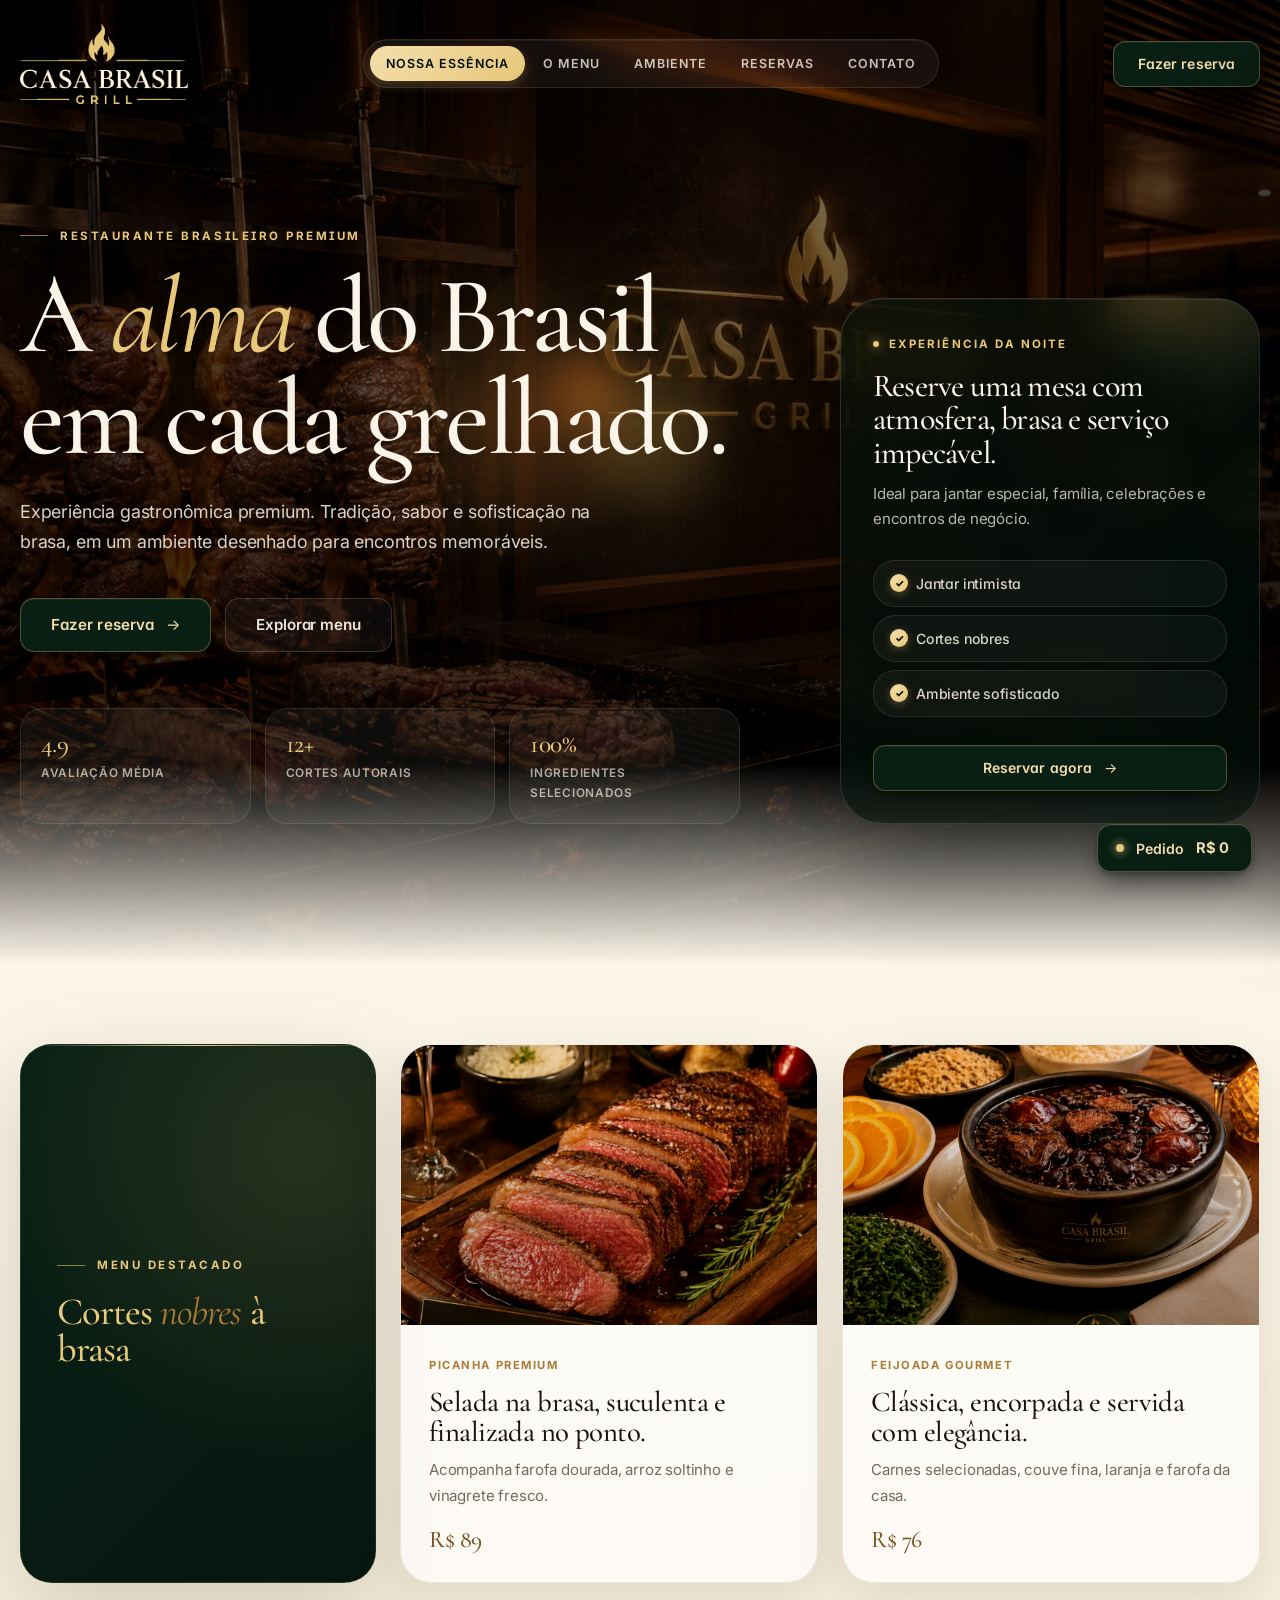
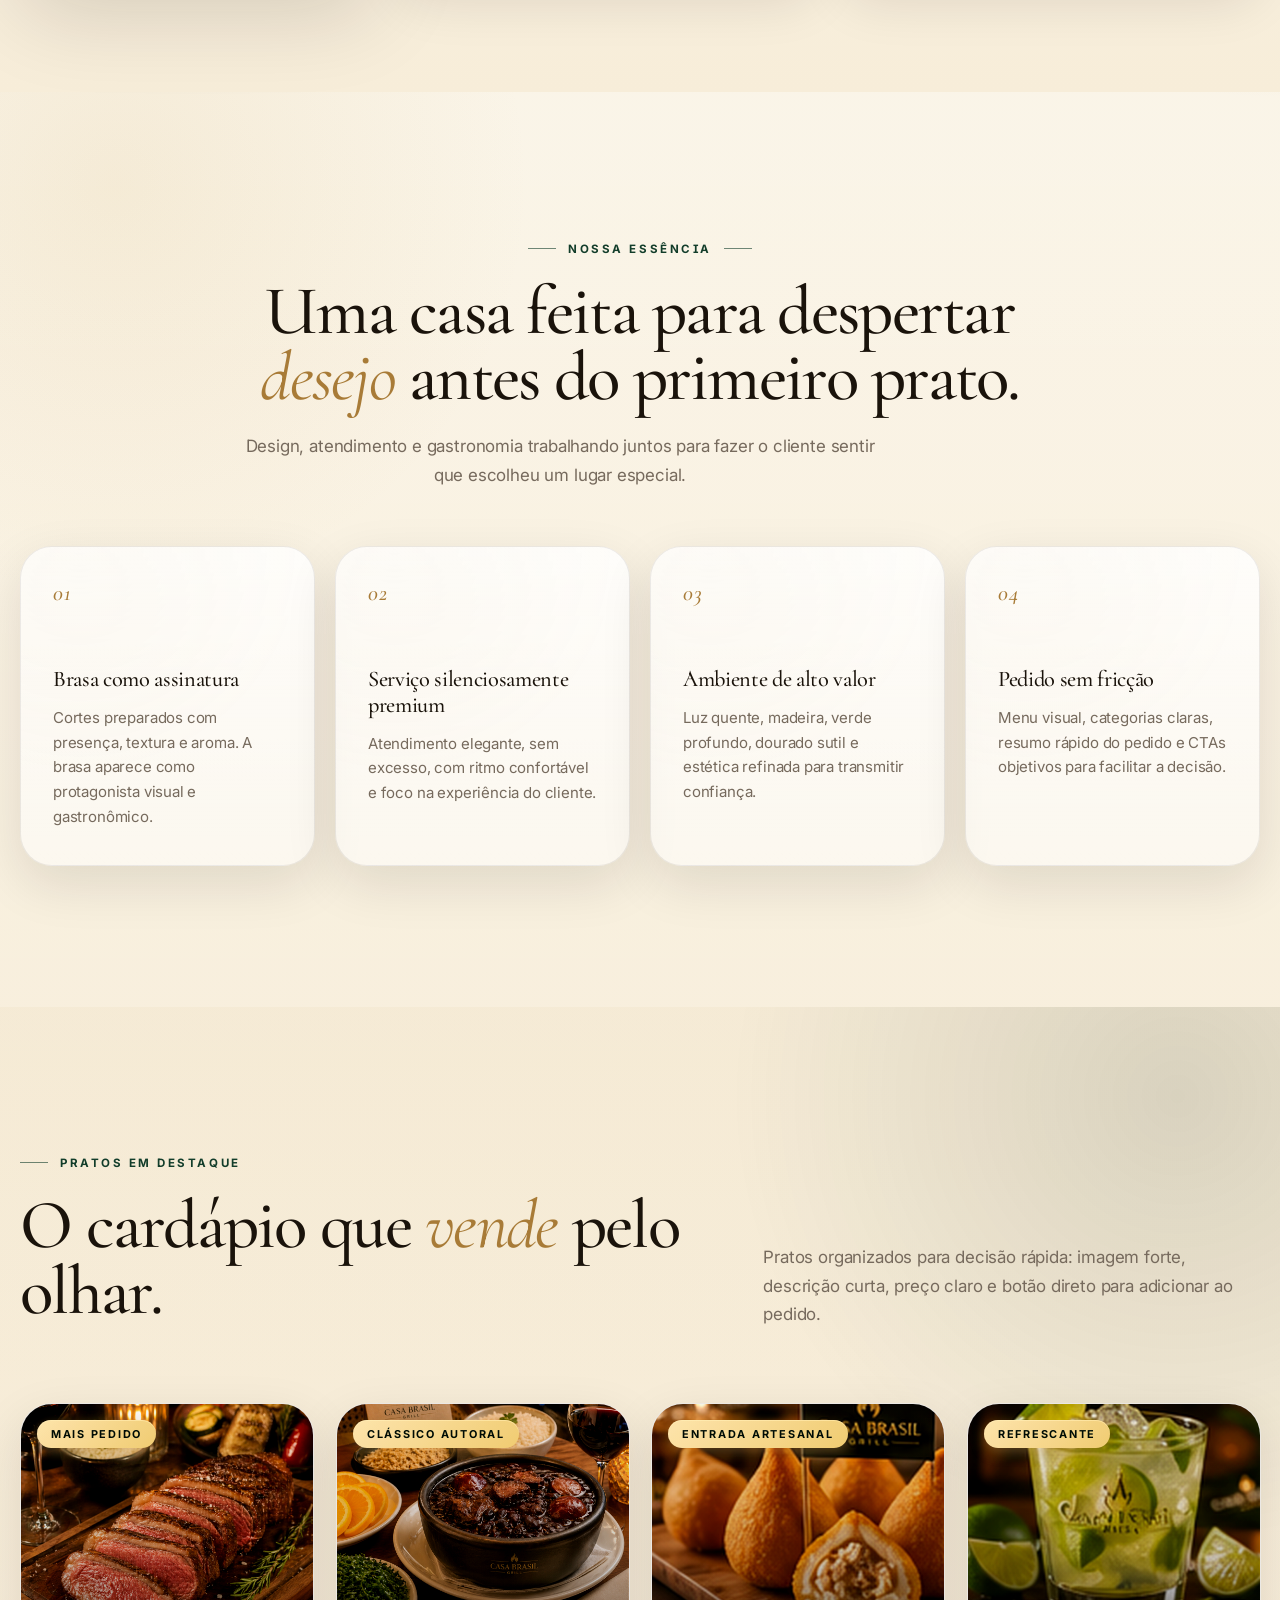
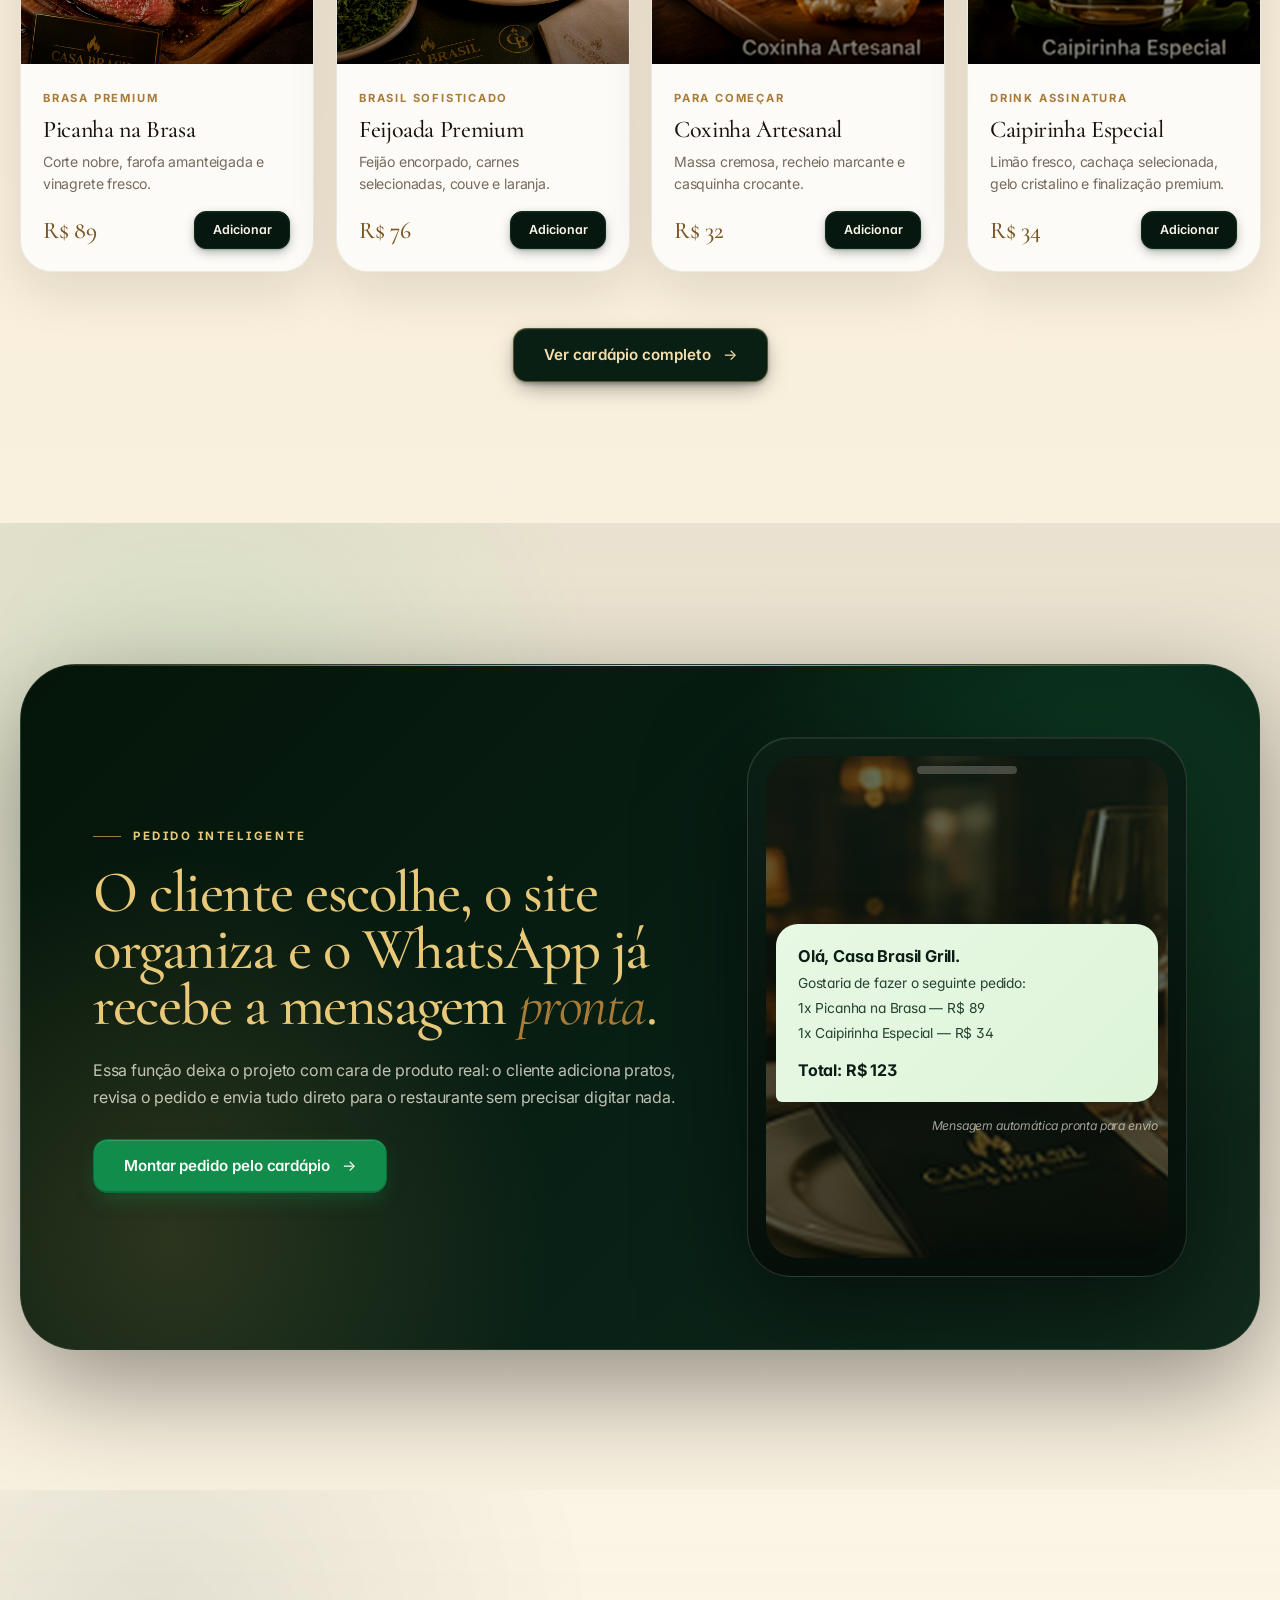
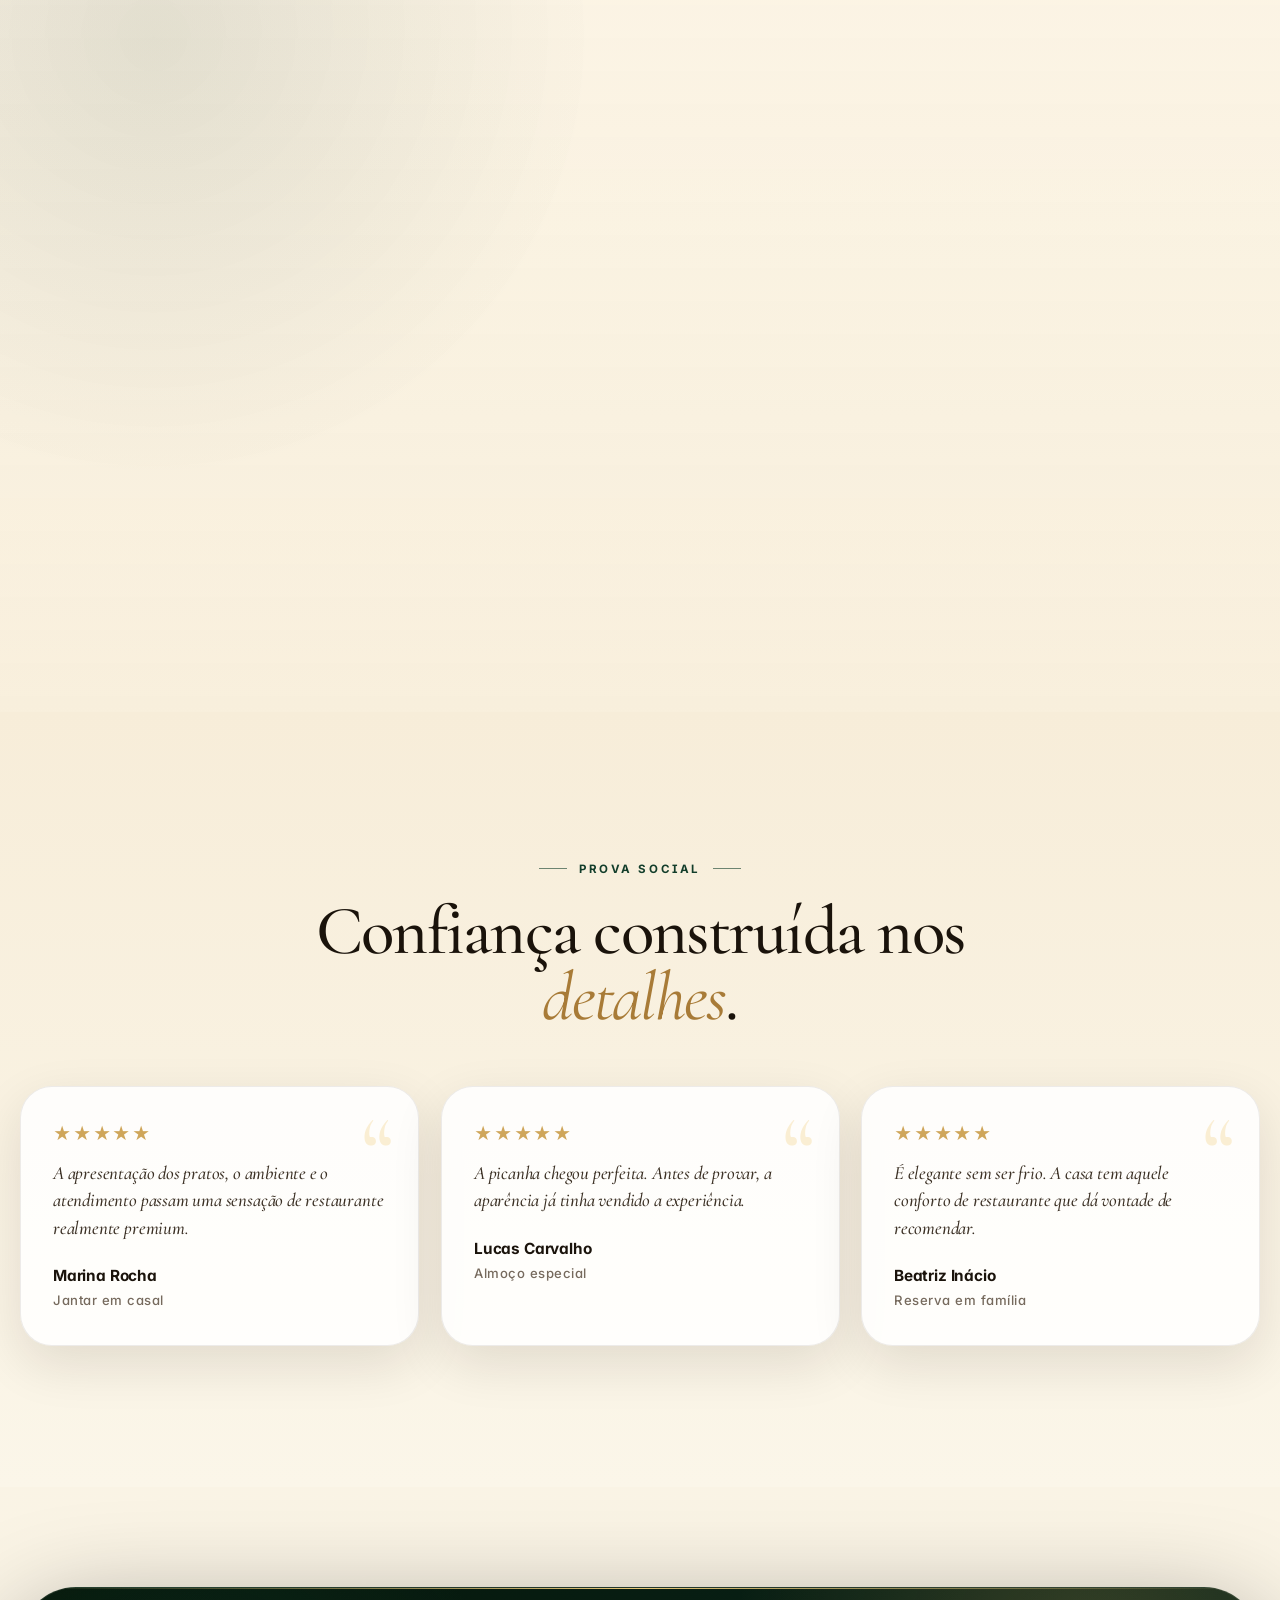
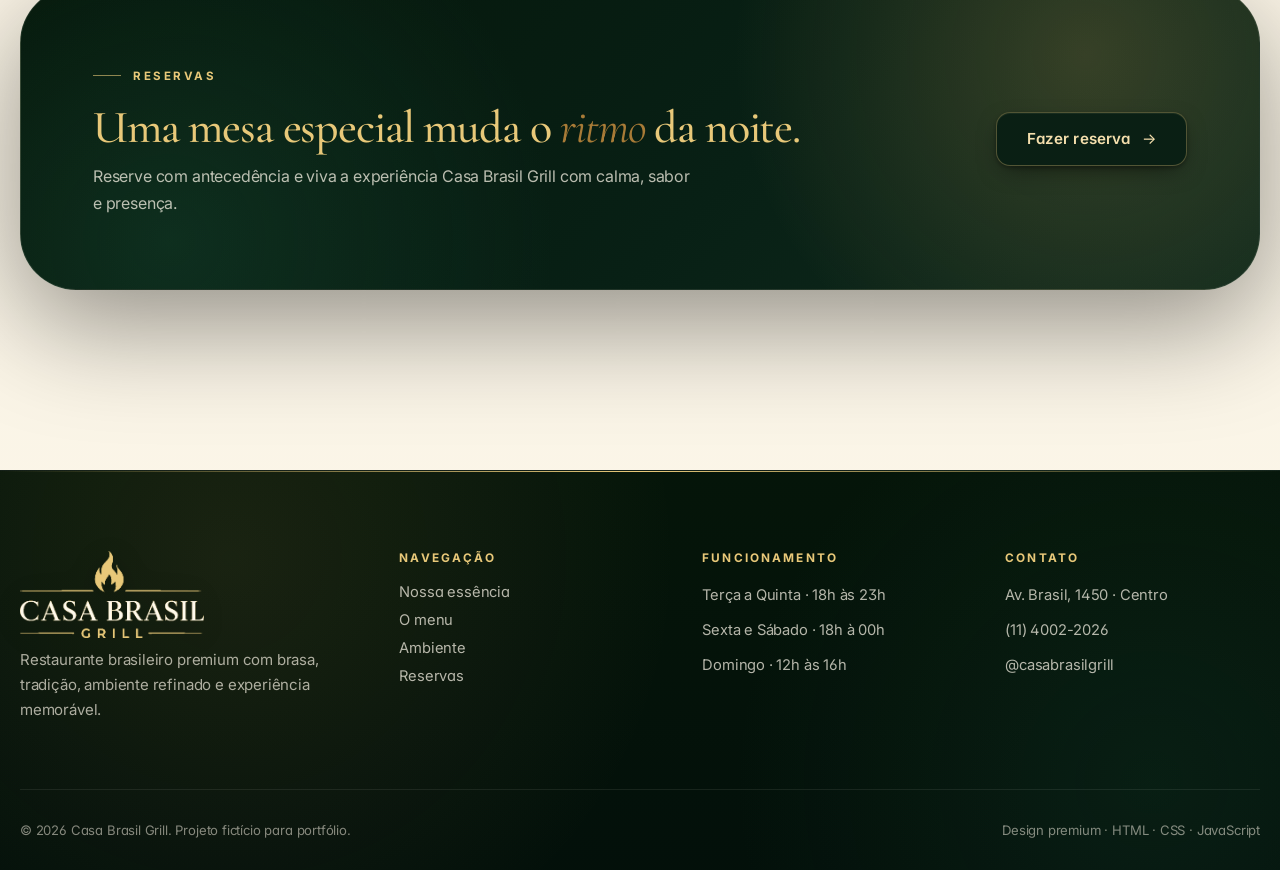
<file: index.html>
<!DOCTYPE html>
<html lang="pt-BR">
<head>
  <meta charset="UTF-8" />
  <meta name="viewport" content="width=device-width, initial-scale=1.0" />
  <meta name="description" content="Casa Brasil Grill — restaurante brasileiro premium com cortes na brasa, ambiente sofisticado e experiência gastronômica marcante." />
  <meta name="theme-color" content="#03100a" />
  <title>Casa Brasil Grill | Restaurante Brasileiro Premium</title>
  <link rel="icon" type="image/png" href="imagens/favicon.png" />

  <!-- Tipografia premium -->
  <link rel="preconnect" href="https://fonts.googleapis.com" />
  <link rel="preconnect" href="https://fonts.gstatic.com" crossorigin />
  <link rel="stylesheet" href="https://fonts.googleapis.com/css2?family=Cormorant+Garamond:ital,wght@0,400;0,500;0,600;1,400;1,500&family=Inter:wght@400;500;600;700&display=swap" />

  <link rel="stylesheet" href="css/style.css" />
</head>
<body data-page="home">
  <div class="site-grain" aria-hidden="true"></div>
  <div class="cursor-glow" id="cursorGlow" aria-hidden="true"></div>

  <header class="site-header" id="siteHeader">
    <div class="container header-shell">
      <a class="brand brand-image-link" href="index.html" aria-label="Casa Brasil Grill">
        <img src="imagens/logo-branco.png" alt="Casa Brasil Grill" class="brand-logo" />
      </a>

      <nav class="main-nav" aria-label="Menu principal">
        <button class="nav-toggle" id="navToggle" type="button" aria-label="Abrir menu" aria-expanded="false">
          <span></span>
          <span></span>
          <span></span>
        </button>

        <ul class="nav-list" id="navList">
          <li><a class="nav-link active" href="index.html">Nossa essência</a></li>
          <li><a class="nav-link" href="cardapio.html">O menu</a></li>
          <li><a class="nav-link" href="sobre.html">Ambiente</a></li>
          <li><a class="nav-link" href="reservas.html">Reservas</a></li>
          <li><a class="nav-link" href="contato.html">Contato</a></li>
        </ul>
      </nav>

      <a class="btn btn-gold header-cta" href="reservas.html">Fazer reserva</a>
    </div>
  </header>

  <main>
    <section class="hero-premium" id="inicio">
      <div class="hero-darken" aria-hidden="true"></div>
      <div class="hero-fire" aria-hidden="true"></div>

      <div class="container hero-premium-grid">
        <div class="hero-content reveal">
          <span class="section-eyebrow">Restaurante brasileiro premium</span>
          <h1>A <em>alma</em> do Brasil em cada grelhado.</h1>
          <p>
            Experiência gastronômica premium. Tradição, sabor e sofisticação na brasa,
            em um ambiente desenhado para encontros memoráveis.
          </p>

          <div class="hero-actions">
            <a class="btn btn-gold btn-large btn-arrow" href="reservas.html">Fazer reserva</a>
            <a class="btn btn-ghost btn-large" href="cardapio.html">Explorar menu</a>
          </div>

          <div class="hero-metrics" aria-label="Destaques">
            <div>
              <strong>4.9</strong>
              <span>Avaliação média</span>
            </div>
            <div>
              <strong>12+</strong>
              <span>Cortes autorais</span>
            </div>
            <div>
              <strong>100%</strong>
              <span>Ingredientes selecionados</span>
            </div>
          </div>
        </div>

        <aside class="hero-reservation-card reveal delay-2" aria-label="Reserva rápida">
          <span class="card-kicker">Experiência da noite</span>
          <h2>Reserve uma mesa com atmosfera, brasa e serviço impecável.</h2>
          <p>Ideal para jantar especial, família, celebrações e encontros de negócio.</p>

          <div class="mini-reservation-list">
            <span>Jantar intimista</span>
            <span>Cortes nobres</span>
            <span>Ambiente sofisticado</span>
          </div>

          <a class="btn btn-gold btn-arrow" href="reservas.html">Reservar agora</a>
        </aside>
      </div>
    </section>

    <section class="signature-strip">
      <div class="container signature-strip-grid">
        <div class="signature-note reveal">
          <span class="section-eyebrow">Menu destacado</span>
          <h2>Cortes <em>nobres</em> à brasa</h2>
        </div>

        <article class="signature-dish-card reveal delay-1">
          <div class="photo-frame photo-picanha"></div>
          <div class="signature-dish-content">
            <span>Picanha Premium</span>
            <h3>Selada na brasa, suculenta e finalizada no ponto.</h3>
            <p>Acompanha farofa dourada, arroz soltinho e vinagrete fresco.</p>
            <strong>R$ 89</strong>
          </div>
        </article>

        <article class="signature-dish-card reveal delay-2">
          <div class="photo-frame photo-feijoada"></div>
          <div class="signature-dish-content">
            <span>Feijoada Gourmet</span>
            <h3>Clássica, encorpada e servida com elegância.</h3>
            <p>Carnes selecionadas, couve fina, laranja e farofa da casa.</p>
            <strong>R$ 76</strong>
          </div>
        </article>
      </div>
    </section>

    <section class="section section-cream" id="destaques">
      <div class="container">
        <div class="section-title centered reveal">
          <span class="section-eyebrow dark">Nossa essência</span>
          <h2>Uma casa feita para despertar <em>desejo</em> antes do primeiro prato.</h2>
          <p>
            Design, atendimento e gastronomia trabalhando juntos para fazer o cliente
            sentir que escolheu um lugar especial.
          </p>
        </div>

        <div class="essence-grid">
          <article class="essence-card reveal">
            <span class="essence-number">01</span>
            <h3>Brasa como assinatura</h3>
            <p>Cortes preparados com presença, textura e aroma. A brasa aparece como protagonista visual e gastronômico.</p>
          </article>

          <article class="essence-card reveal delay-1">
            <span class="essence-number">02</span>
            <h3>Serviço silenciosamente premium</h3>
            <p>Atendimento elegante, sem excesso, com ritmo confortável e foco na experiência do cliente.</p>
          </article>

          <article class="essence-card reveal delay-2">
            <span class="essence-number">03</span>
            <h3>Ambiente de alto valor</h3>
            <p>Luz quente, madeira, verde profundo, dourado sutil e estética refinada para transmitir confiança.</p>
          </article>

          <article class="essence-card reveal delay-3">
            <span class="essence-number">04</span>
            <h3>Pedido sem fricção</h3>
            <p>Menu visual, categorias claras, resumo rápido do pedido e CTAs objetivos para facilitar a decisão.</p>
          </article>
        </div>
      </div>
    </section>

    <section class="section menu-preview">
      <div class="container">
        <div class="section-title split reveal">
          <div>
            <span class="section-eyebrow dark">Pratos em destaque</span>
            <h2>O cardápio que <em>vende</em> pelo olhar.</h2>
          </div>
          <p>
            Pratos organizados para decisão rápida: imagem forte, descrição curta,
            preço claro e botão direto para adicionar ao pedido.
          </p>
        </div>

        <div class="premium-dish-grid">
          <article class="premium-dish reveal">
            <div class="premium-dish-image photo-picanha">
              <span>Mais pedido</span>
            </div>
            <div class="premium-dish-body">
              <small>Brasa premium</small>
              <h3>Picanha na Brasa</h3>
              <p>Corte nobre, farofa amanteigada e vinagrete fresco.</p>
              <div>
                <strong>R$ 89</strong>
                <button class="btn btn-dark add-btn" data-name="Picanha na Brasa" data-price="89">Adicionar</button>
              </div>
            </div>
          </article>

          <article class="premium-dish reveal delay-1">
            <div class="premium-dish-image photo-feijoada">
              <span>Clássico autoral</span>
            </div>
            <div class="premium-dish-body">
              <small>Brasil sofisticado</small>
              <h3>Feijoada Premium</h3>
              <p>Feijão encorpado, carnes selecionadas, couve e laranja.</p>
              <div>
                <strong>R$ 76</strong>
                <button class="btn btn-dark add-btn" data-name="Feijoada Premium" data-price="76">Adicionar</button>
              </div>
            </div>
          </article>

          <article class="premium-dish reveal delay-2">
            <div class="premium-dish-image photo-coxinha">
              <span>Entrada artesanal</span>
            </div>
            <div class="premium-dish-body">
              <small>Para começar</small>
              <h3>Coxinha Artesanal</h3>
              <p>Massa cremosa, recheio marcante e casquinha crocante.</p>
              <div>
                <strong>R$ 32</strong>
                <button class="btn btn-dark add-btn" data-name="Coxinha Artesanal" data-price="32">Adicionar</button>
              </div>
            </div>
          </article>

          <article class="premium-dish reveal delay-3">
            <div class="premium-dish-image photo-caipirinha">
              <span>Refrescante</span>
            </div>
            <div class="premium-dish-body">
              <small>Drink assinatura</small>
              <h3>Caipirinha Especial</h3>
              <p>Limão fresco, cachaça selecionada, gelo cristalino e finalização premium.</p>
              <div>
                <strong>R$ 34</strong>
                <button class="btn btn-dark add-btn" data-name="Caipirinha Especial" data-price="34">Adicionar</button>
              </div>
            </div>
          </article>
        </div>

        <div class="center-action reveal">
          <a class="btn btn-gold btn-large btn-arrow" href="cardapio.html">Ver cardápio completo</a>
        </div>
      </div>
    </section>

    <section class="section whatsapp-experience">
      <div class="container whatsapp-panel reveal">
        <div class="whatsapp-copy">
          <span class="section-eyebrow">Pedido inteligente</span>
          <h2>O cliente escolhe, o site organiza e o WhatsApp já recebe a mensagem <em>pronta</em>.</h2>
          <p>
            Essa função deixa o projeto com cara de produto real: o cliente adiciona pratos,
            revisa o pedido e envia tudo direto para o restaurante sem precisar digitar nada.
          </p>
          <a class="btn btn-whatsapp btn-large btn-arrow" href="cardapio.html">Montar pedido pelo cardápio</a>
        </div>

        <div class="whatsapp-preview">
          <div class="phone-card">
            <div class="phone-top"></div>
            <div class="message-bubble">
              <strong>Olá, Casa Brasil Grill.</strong>
              <span>Gostaria de fazer o seguinte pedido:</span>
              <small>1x Picanha na Brasa — R$ 89</small>
              <small>1x Caipirinha Especial — R$ 34</small>
              <b>Total: R$ 123</b>
            </div>
            <div class="message-status">Mensagem automática pronta para envio</div>
          </div>
        </div>
      </div>
    </section>

    <section class="section ambience-preview">
      <div class="container ambience-grid">
        <div class="ambience-copy reveal">
          <span class="section-eyebrow dark">O ambiente</span>
          <h2>Madeira, luz baixa e uma atmosfera criada para valorizar o <em>momento</em>.</h2>
          <p>
            A Casa Brasil Grill não vende apenas comida. Ela vende presença, conversa,
            calma, mesa bonita e a sensação de estar em um lugar cuidadosamente escolhido.
          </p>
          <a class="btn btn-dark btn-arrow" href="sobre.html">Conhecer o ambiente</a>
        </div>

        <div class="ambience-collage reveal delay-2" aria-label="Galeria visual do ambiente">
          <div class="ambience-photo ambience-large photo-ambiente-1"></div>
          <div class="ambience-photo photo-ambiente-2"></div>
          <div class="ambience-photo photo-ambiente-3"></div>
        </div>
      </div>
    </section>

    <section class="section testimonials">
      <div class="container">
        <div class="section-title centered reveal">
          <span class="section-eyebrow dark">Prova social</span>
          <h2>Confiança construída nos <em>detalhes</em>.</h2>
        </div>

        <div class="testimonial-grid">
          <article class="testimonial-card reveal">
            <span class="stars">★★★★★</span>
            <p>A apresentação dos pratos, o ambiente e o atendimento passam uma sensação de restaurante realmente premium.</p>
            <strong>Marina Rocha</strong>
            <small>Jantar em casal</small>
          </article>

          <article class="testimonial-card reveal delay-1">
            <span class="stars">★★★★★</span>
            <p>A picanha chegou perfeita. Antes de provar, a aparência já tinha vendido a experiência.</p>
            <strong>Lucas Carvalho</strong>
            <small>Almoço especial</small>
          </article>

          <article class="testimonial-card reveal delay-2">
            <span class="stars">★★★★★</span>
            <p>É elegante sem ser frio. A casa tem aquele conforto de restaurante que dá vontade de recomendar.</p>
            <strong>Beatriz Inácio</strong>
            <small>Reserva em família</small>
          </article>
        </div>
      </div>
    </section>

    <section class="reservation-band">
      <div class="container reservation-band-panel reveal">
        <div>
          <span class="section-eyebrow">Reservas</span>
          <h2>Uma mesa especial muda o <em>ritmo</em> da noite.</h2>
          <p>Reserve com antecedência e viva a experiência Casa Brasil Grill com calma, sabor e presença.</p>
        </div>
        <a class="btn btn-gold btn-large btn-arrow" href="reservas.html">Fazer reserva</a>
      </div>
    </section>
  </main>

  <footer class="site-footer">
    <div class="container footer-grid">
      <div>
        <a class="brand brand-image-link footer-brand" href="index.html" aria-label="Casa Brasil Grill">
          <img src="imagens/logo-branco.png" alt="Casa Brasil Grill" class="brand-logo footer-logo" />
        </a>
        <p>Restaurante brasileiro premium com brasa, tradição, ambiente refinado e experiência memorável.</p>
      </div>

      <div>
        <h3>Navegação</h3>
        <a href="index.html">Nossa essência</a>
        <a href="cardapio.html">O menu</a>
        <a href="sobre.html">Ambiente</a>
        <a href="reservas.html">Reservas</a>
      </div>

      <div>
        <h3>Funcionamento</h3>
        <p>Terça a Quinta · 18h às 23h</p>
        <p>Sexta e Sábado · 18h à 00h</p>
        <p>Domingo · 12h às 16h</p>
      </div>

      <div>
        <h3>Contato</h3>
        <p>Av. Brasil, 1450 · Centro</p>
        <p>(11) 4002-2026</p>
        <p>@casabrasilgrill</p>
      </div>
    </div>

    <div class="container footer-bottom">
      <span>© 2026 Casa Brasil Grill. Projeto fictício para portfólio.</span>
      <span>Design premium · HTML · CSS · JavaScript</span>
    </div>
  </footer>

  <aside class="order-drawer" id="orderDrawer" aria-label="Resumo do pedido">
    <div class="order-drawer-header">
      <div>
        <span>Pedido rápido</span>
        <strong>Sua seleção</strong>
      </div>
      <button class="drawer-close" id="drawerClose" type="button" aria-label="Fechar pedido">×</button>
    </div>

    <div class="order-items" id="orderItems">
      <p class="empty-order">Nenhum prato adicionado ainda.</p>
    </div>

    <div class="order-total">
      <span>Total estimado</span>
      <strong id="orderTotal">R$ 0</strong>
    </div>

    <a class="btn btn-whatsapp" id="sendWhatsAppOrder" href="#" target="_blank" rel="noopener">Enviar pedido via WhatsApp</a>
    <a class="btn btn-gold" id="finishOrder" href="reservas.html">Finalizar reserva</a>
  </aside>

  <button class="floating-order" id="floatingOrder" type="button" aria-label="Abrir pedido">
    <span>Pedido</span>
    <strong id="floatingTotal">R$ 0</strong>
  </button>

  <div class="toast" id="toast" role="status" aria-live="polite"></div>

  <script src="js/script.js"></script>
</body>
</html>
</file>
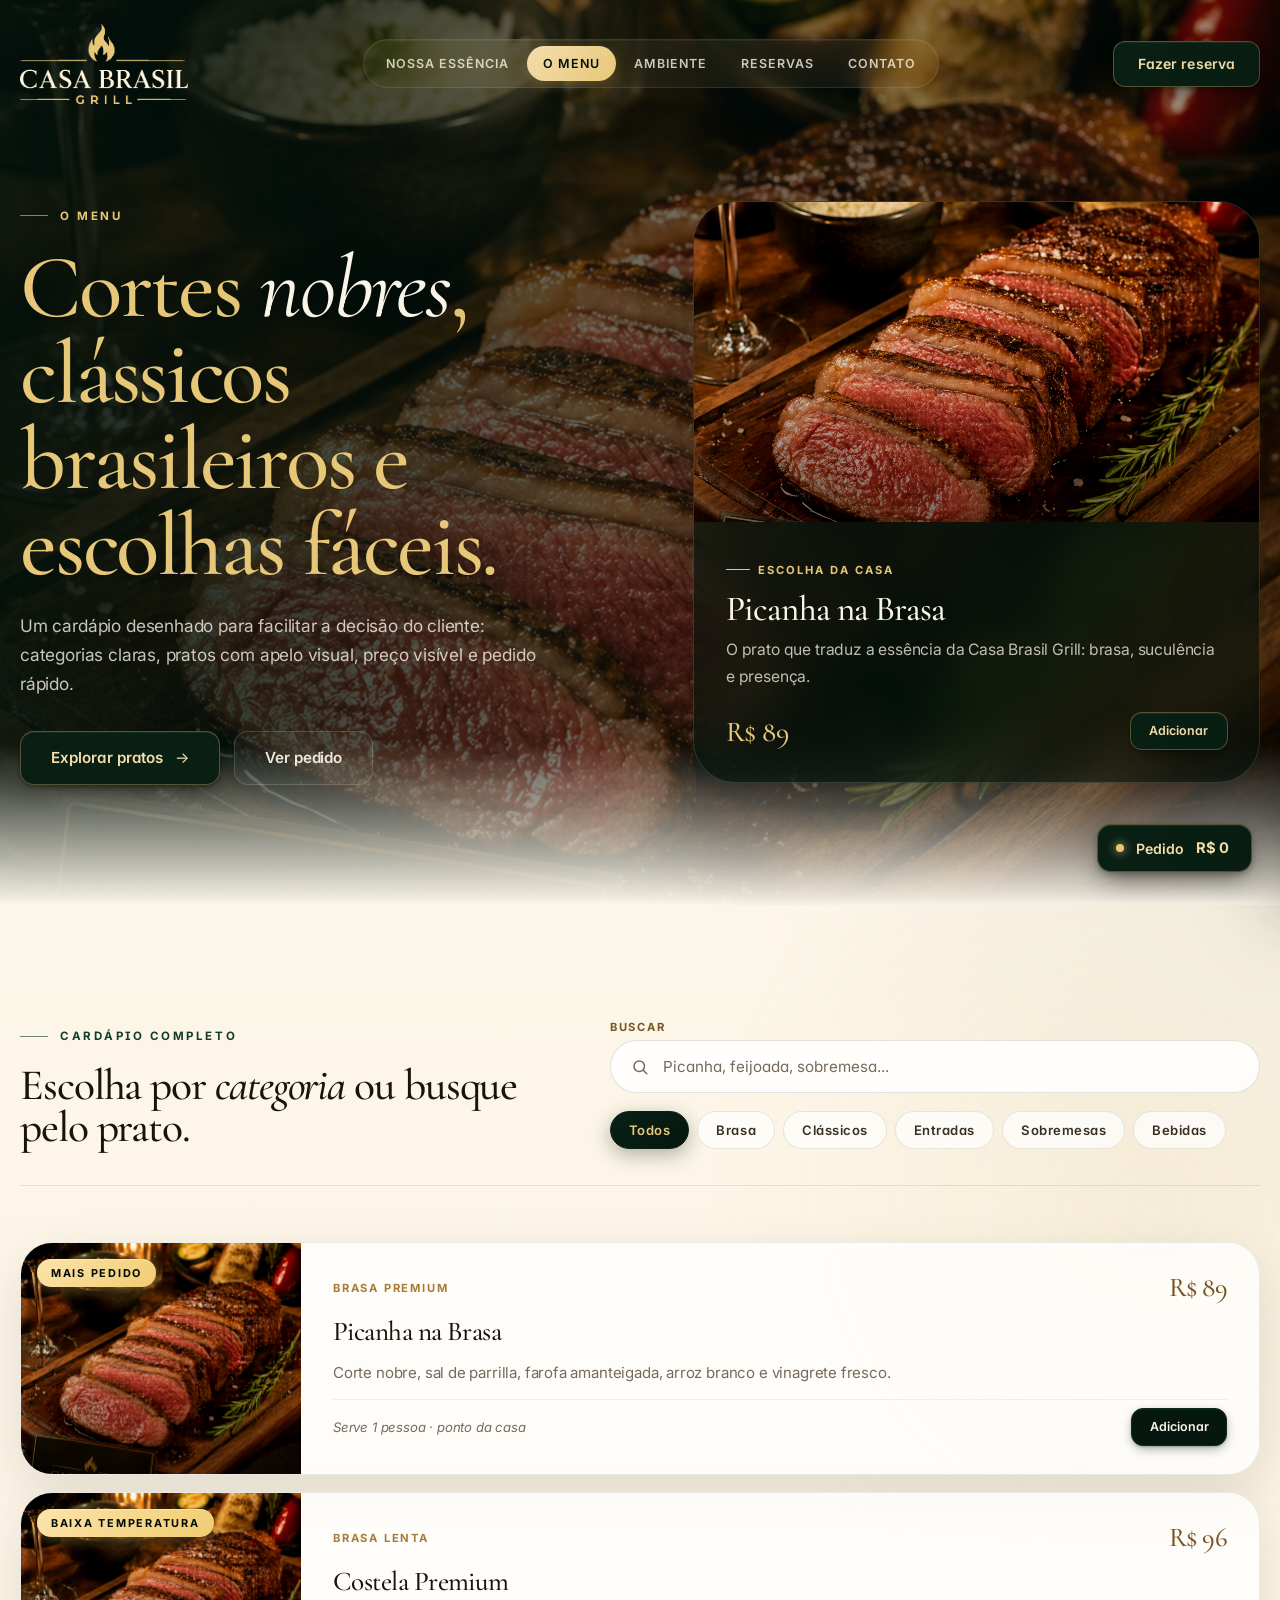
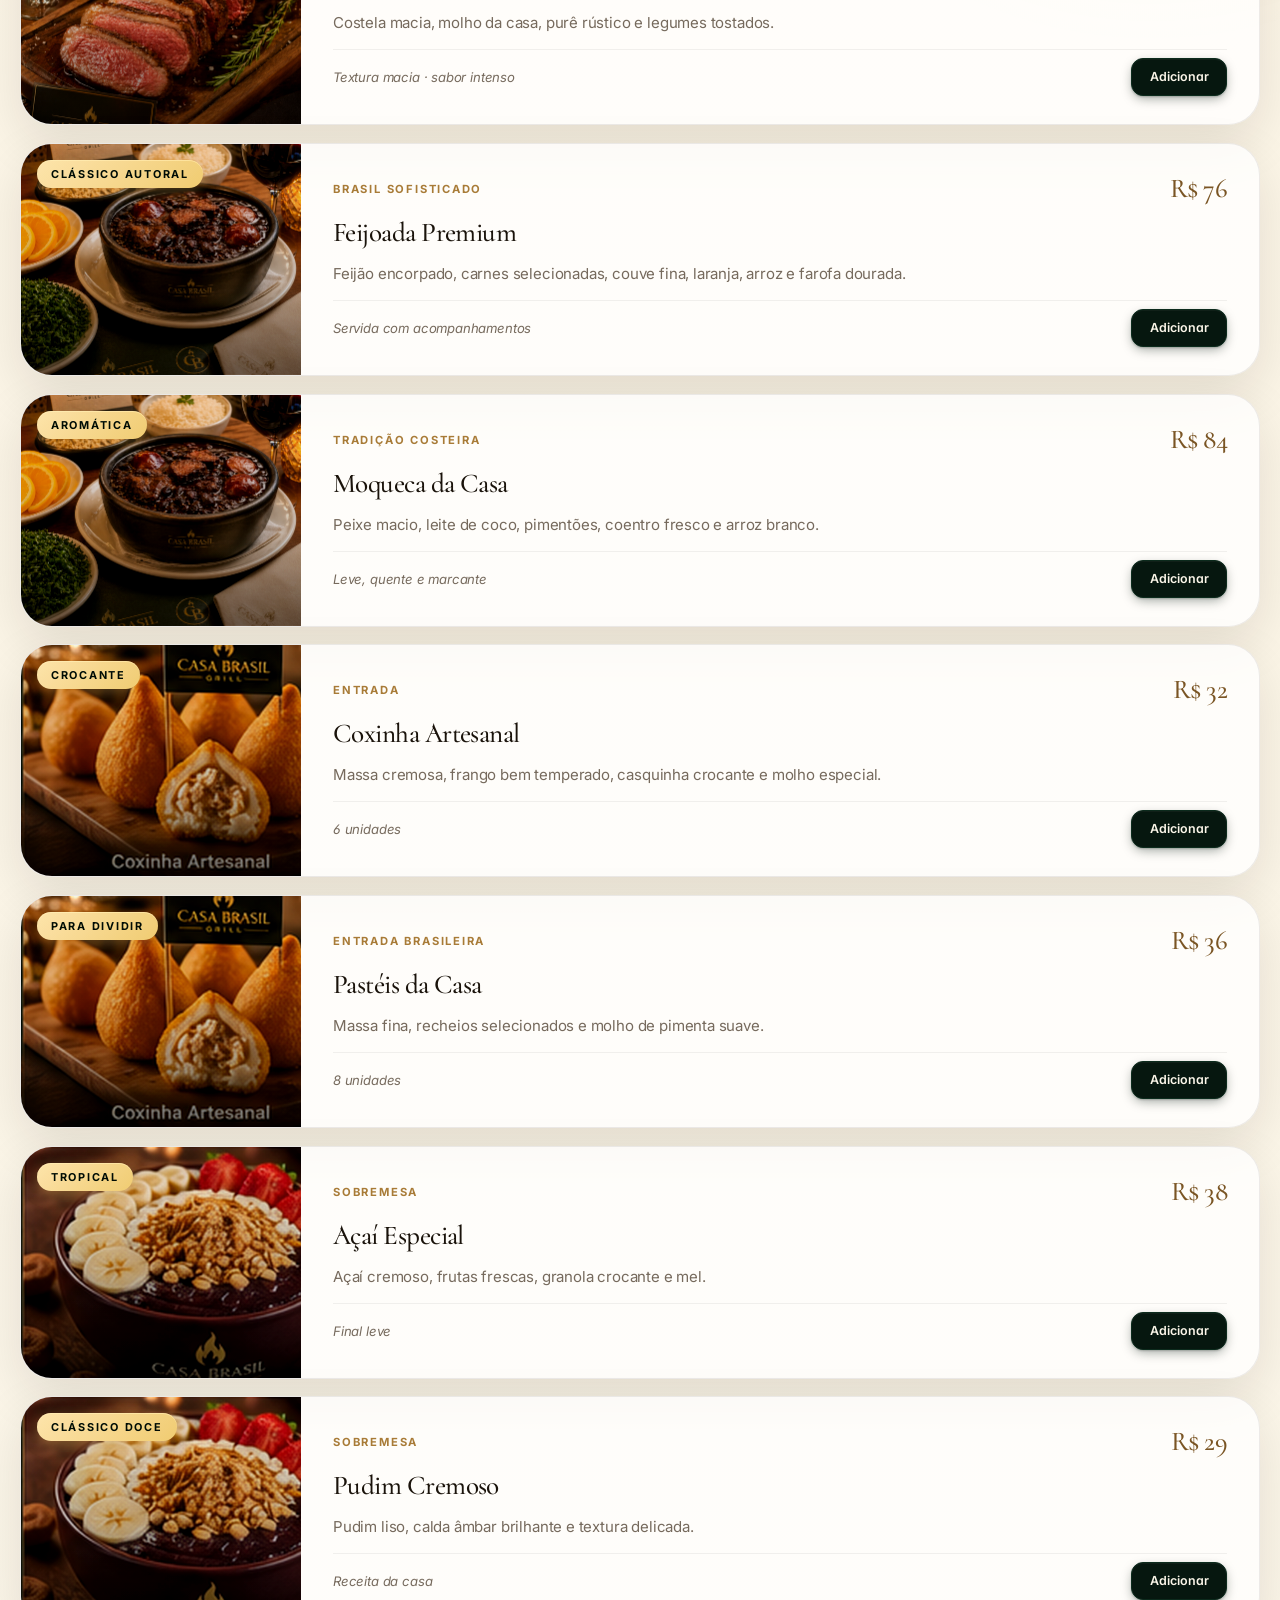
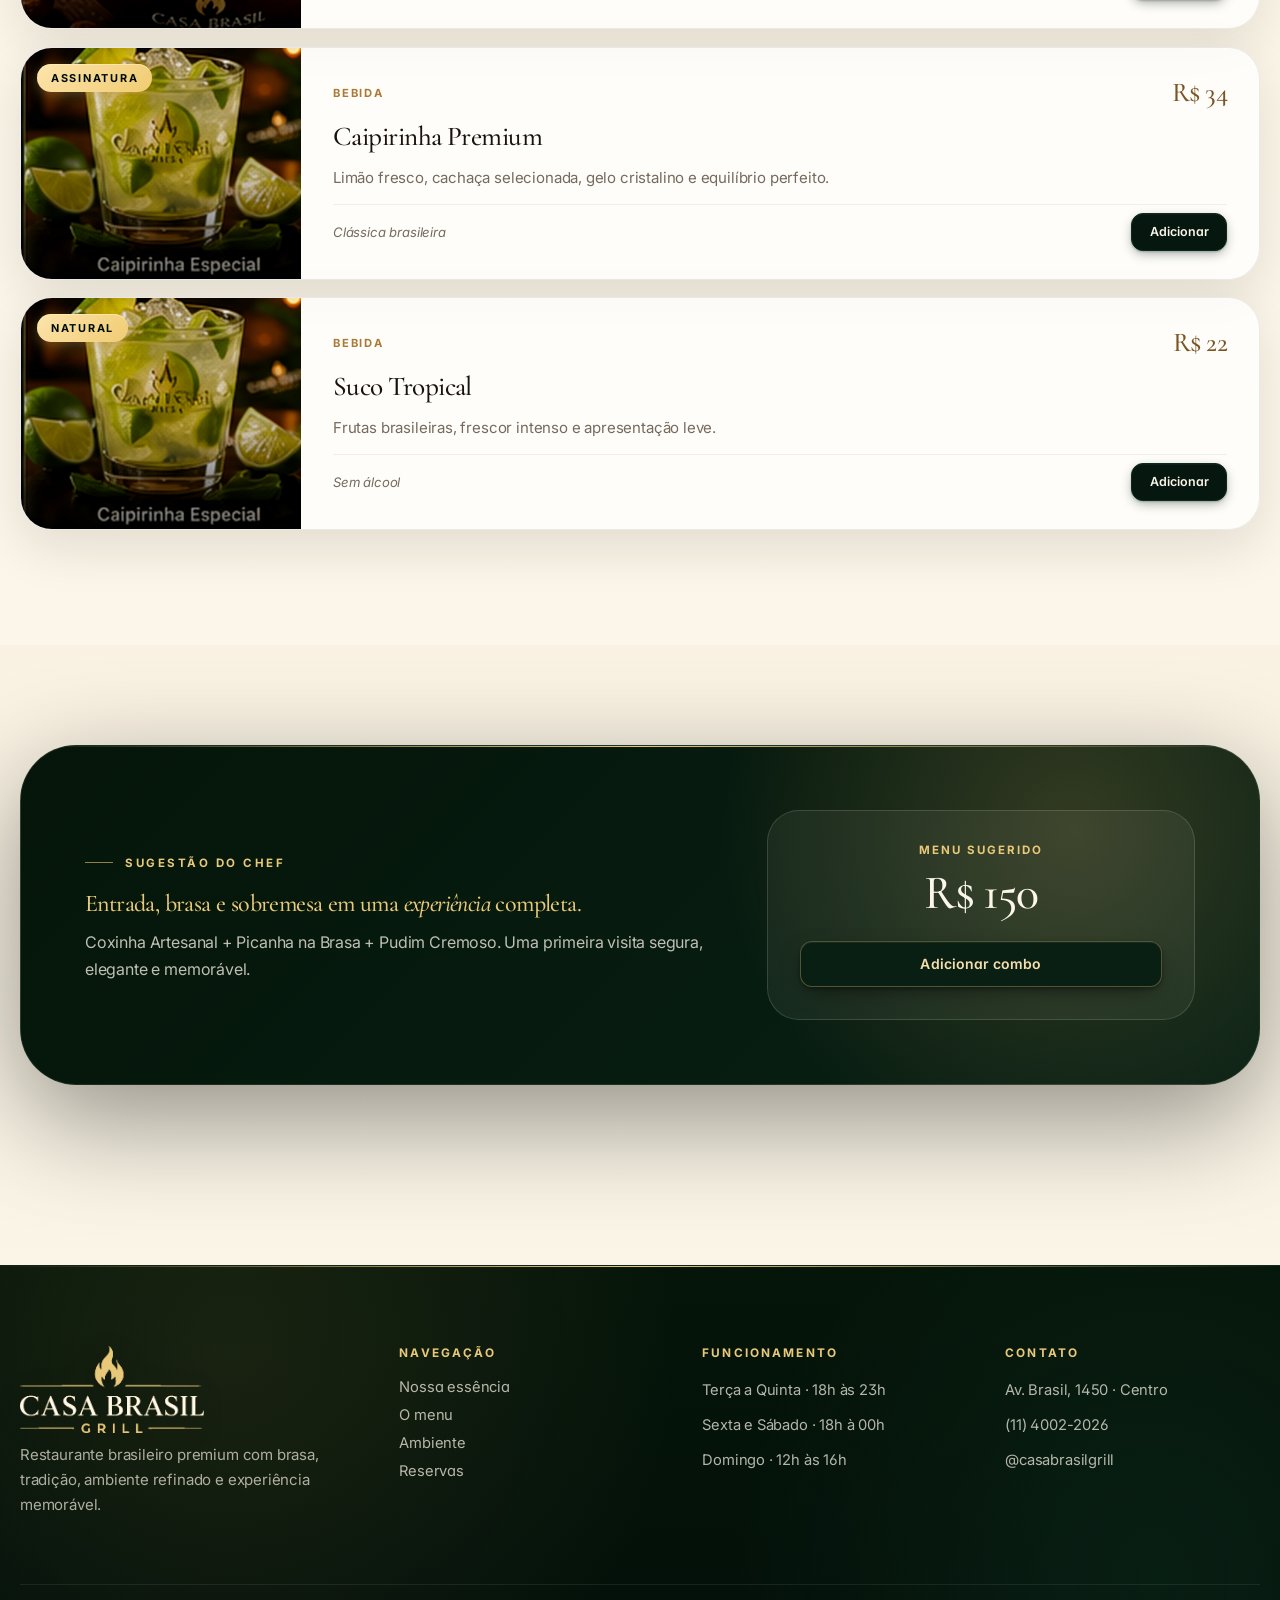
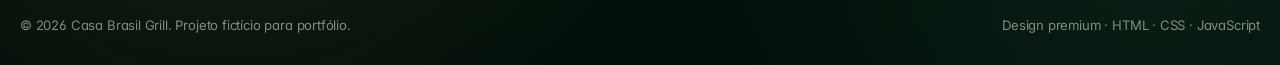
<file: cardapio.html>
<!DOCTYPE html>
<html lang="pt-BR">
<head>
  <meta charset="UTF-8" />
  <meta name="viewport" content="width=device-width, initial-scale=1.0" />
  <meta name="description" content="Cardápio Casa Brasil Grill: cortes nobres, clássicos brasileiros, entradas, sobremesas e bebidas em um menu premium." />
  <meta name="theme-color" content="#03100a" />
  <title>O Menu | Casa Brasil Grill</title>
  <link rel="icon" type="image/png" href="imagens/favicon.png" />

  <link rel="preconnect" href="https://fonts.googleapis.com" />
  <link rel="preconnect" href="https://fonts.gstatic.com" crossorigin />
  <link rel="stylesheet" href="https://fonts.googleapis.com/css2?family=Cormorant+Garamond:ital,wght@0,400;0,500;0,600;1,400;1,500&family=Inter:wght@400;500;600;700&display=swap" />

  <link rel="stylesheet" href="css/style.css" />
</head>
<body data-page="cardapio">
  <div class="site-grain" aria-hidden="true"></div>
  <div class="cursor-glow" id="cursorGlow" aria-hidden="true"></div>

  <header class="site-header" id="siteHeader">
    <div class="container header-shell">
      <a class="brand brand-image-link" href="index.html" aria-label="Casa Brasil Grill">
        <img src="imagens/logo-branco.png" alt="Casa Brasil Grill" class="brand-logo" />
      </a>

      <nav class="main-nav" aria-label="Menu principal">
        <button class="nav-toggle" id="navToggle" type="button" aria-label="Abrir menu" aria-expanded="false">
          <span></span><span></span><span></span>
        </button>

        <ul class="nav-list" id="navList">
          <li><a class="nav-link" href="index.html">Nossa essência</a></li>
          <li><a class="nav-link active" href="cardapio.html">O menu</a></li>
          <li><a class="nav-link" href="sobre.html">Ambiente</a></li>
          <li><a class="nav-link" href="reservas.html">Reservas</a></li>
          <li><a class="nav-link" href="contato.html">Contato</a></li>
        </ul>
      </nav>

      <a class="btn btn-gold header-cta" href="reservas.html">Fazer reserva</a>
    </div>
  </header>

  <main>
    <section class="page-hero menu-hero-page">
      <div class="container page-hero-grid">
        <div class="page-hero-copy reveal">
          <span class="section-eyebrow">O menu</span>
          <h1>Cortes <em>nobres</em>, clássicos brasileiros e escolhas fáceis.</h1>
          <p>
            Um cardápio desenhado para facilitar a decisão do cliente: categorias claras,
            pratos com apelo visual, preço visível e pedido rápido.
          </p>
          <div class="hero-actions">
            <a class="btn btn-gold btn-large btn-arrow" href="#menuCompleto">Explorar pratos</a>
            <button class="btn btn-ghost btn-large open-order-btn" type="button">Ver pedido</button>
          </div>
        </div>

        <article class="featured-menu-card reveal delay-2">
          <div class="featured-menu-image photo-picanha"></div>
          <div>
            <span>Escolha da casa</span>
            <h2>Picanha na Brasa</h2>
            <p>O prato que traduz a essência da Casa Brasil Grill: brasa, suculência e presença.</p>
            <div>
              <strong>R$ 89</strong>
              <button class="btn btn-gold add-btn" data-name="Picanha na Brasa" data-price="89">Adicionar</button>
            </div>
          </div>
        </article>
      </div>
    </section>

    <section class="menu-control-section" id="menuCompleto">
      <div class="container">
        <div class="menu-control-panel reveal">
          <div>
            <span class="section-eyebrow dark">Cardápio completo</span>
            <h2>Escolha por <em>categoria</em> ou busque pelo prato.</h2>
          </div>

          <div class="menu-tools">
            <label class="search-box">
              <span>Buscar</span>
              <input id="menuSearch" type="search" placeholder="Picanha, feijoada, sobremesa..." />
            </label>

            <div class="filter-row" aria-label="Filtros do cardápio">
              <button class="filter-btn active" data-filter="todos" type="button">Todos</button>
              <button class="filter-btn" data-filter="brasa" type="button">Brasa</button>
              <button class="filter-btn" data-filter="classicos" type="button">Clássicos</button>
              <button class="filter-btn" data-filter="entradas" type="button">Entradas</button>
              <button class="filter-btn" data-filter="sobremesas" type="button">Sobremesas</button>
              <button class="filter-btn" data-filter="bebidas" type="button">Bebidas</button>
            </div>
          </div>
        </div>

        <div class="menu-list">
          <article class="menu-row reveal" data-category="brasa" data-title="picanha na brasa">
            <div class="menu-row-image photo-picanha"><span>Mais pedido</span></div>
            <div class="menu-row-content">
              <div class="menu-row-top">
                <span>Brasa premium</span>
                <strong>R$ 89</strong>
              </div>
              <h3>Picanha na Brasa</h3>
              <p>Corte nobre, sal de parrilla, farofa amanteigada, arroz branco e vinagrete fresco.</p>
              <div class="menu-row-bottom">
                <small>Serve 1 pessoa · ponto da casa</small>
                <button class="btn btn-dark add-btn" data-name="Picanha na Brasa" data-price="89">Adicionar</button>
              </div>
            </div>
          </article>

          <article class="menu-row reveal" data-category="brasa" data-title="costela premium">
            <div class="menu-row-image photo-costela"><span>Baixa temperatura</span></div>
            <div class="menu-row-content">
              <div class="menu-row-top">
                <span>Brasa lenta</span>
                <strong>R$ 96</strong>
              </div>
              <h3>Costela Premium</h3>
              <p>Costela macia, molho da casa, purê rústico e legumes tostados.</p>
              <div class="menu-row-bottom">
                <small>Textura macia · sabor intenso</small>
                <button class="btn btn-dark add-btn" data-name="Costela Premium" data-price="96">Adicionar</button>
              </div>
            </div>
          </article>

          <article class="menu-row reveal" data-category="classicos" data-title="feijoada premium">
            <div class="menu-row-image photo-feijoada"><span>Clássico autoral</span></div>
            <div class="menu-row-content">
              <div class="menu-row-top">
                <span>Brasil sofisticado</span>
                <strong>R$ 76</strong>
              </div>
              <h3>Feijoada Premium</h3>
              <p>Feijão encorpado, carnes selecionadas, couve fina, laranja, arroz e farofa dourada.</p>
              <div class="menu-row-bottom">
                <small>Servida com acompanhamentos</small>
                <button class="btn btn-dark add-btn" data-name="Feijoada Premium" data-price="76">Adicionar</button>
              </div>
            </div>
          </article>

          <article class="menu-row reveal" data-category="classicos" data-title="moqueca da casa">
            <div class="menu-row-image photo-moqueca"><span>Aromática</span></div>
            <div class="menu-row-content">
              <div class="menu-row-top">
                <span>Tradição costeira</span>
                <strong>R$ 84</strong>
              </div>
              <h3>Moqueca da Casa</h3>
              <p>Peixe macio, leite de coco, pimentões, coentro fresco e arroz branco.</p>
              <div class="menu-row-bottom">
                <small>Leve, quente e marcante</small>
                <button class="btn btn-dark add-btn" data-name="Moqueca da Casa" data-price="84">Adicionar</button>
              </div>
            </div>
          </article>

          <article class="menu-row reveal" data-category="entradas" data-title="coxinha artesanal">
            <div class="menu-row-image photo-coxinha"><span>Crocante</span></div>
            <div class="menu-row-content">
              <div class="menu-row-top">
                <span>Entrada</span>
                <strong>R$ 32</strong>
              </div>
              <h3>Coxinha Artesanal</h3>
              <p>Massa cremosa, frango bem temperado, casquinha crocante e molho especial.</p>
              <div class="menu-row-bottom">
                <small>6 unidades</small>
                <button class="btn btn-dark add-btn" data-name="Coxinha Artesanal" data-price="32">Adicionar</button>
              </div>
            </div>
          </article>

          <article class="menu-row reveal" data-category="entradas" data-title="pasteis da casa">
            <div class="menu-row-image photo-pastel"><span>Para dividir</span></div>
            <div class="menu-row-content">
              <div class="menu-row-top">
                <span>Entrada brasileira</span>
                <strong>R$ 36</strong>
              </div>
              <h3>Pastéis da Casa</h3>
              <p>Massa fina, recheios selecionados e molho de pimenta suave.</p>
              <div class="menu-row-bottom">
                <small>8 unidades</small>
                <button class="btn btn-dark add-btn" data-name="Pastéis da Casa" data-price="36">Adicionar</button>
              </div>
            </div>
          </article>

          <article class="menu-row reveal" data-category="sobremesas" data-title="acai especial">
            <div class="menu-row-image photo-acai"><span>Tropical</span></div>
            <div class="menu-row-content">
              <div class="menu-row-top">
                <span>Sobremesa</span>
                <strong>R$ 38</strong>
              </div>
              <h3>Açaí Especial</h3>
              <p>Açaí cremoso, frutas frescas, granola crocante e mel.</p>
              <div class="menu-row-bottom">
                <small>Final leve</small>
                <button class="btn btn-dark add-btn" data-name="Açaí Especial" data-price="38">Adicionar</button>
              </div>
            </div>
          </article>

          <article class="menu-row reveal" data-category="sobremesas" data-title="pudim cremoso">
            <div class="menu-row-image photo-pudim"><span>Clássico doce</span></div>
            <div class="menu-row-content">
              <div class="menu-row-top">
                <span>Sobremesa</span>
                <strong>R$ 29</strong>
              </div>
              <h3>Pudim Cremoso</h3>
              <p>Pudim liso, calda âmbar brilhante e textura delicada.</p>
              <div class="menu-row-bottom">
                <small>Receita da casa</small>
                <button class="btn btn-dark add-btn" data-name="Pudim Cremoso" data-price="29">Adicionar</button>
              </div>
            </div>
          </article>

          <article class="menu-row reveal" data-category="bebidas" data-title="caipirinha premium">
            <div class="menu-row-image photo-caipirinha"><span>Assinatura</span></div>
            <div class="menu-row-content">
              <div class="menu-row-top">
                <span>Bebida</span>
                <strong>R$ 34</strong>
              </div>
              <h3>Caipirinha Premium</h3>
              <p>Limão fresco, cachaça selecionada, gelo cristalino e equilíbrio perfeito.</p>
              <div class="menu-row-bottom">
                <small>Clássica brasileira</small>
                <button class="btn btn-dark add-btn" data-name="Caipirinha Premium" data-price="34">Adicionar</button>
              </div>
            </div>
          </article>

          <article class="menu-row reveal" data-category="bebidas" data-title="suco tropical">
            <div class="menu-row-image photo-suco"><span>Natural</span></div>
            <div class="menu-row-content">
              <div class="menu-row-top">
                <span>Bebida</span>
                <strong>R$ 22</strong>
              </div>
              <h3>Suco Tropical</h3>
              <p>Frutas brasileiras, frescor intenso e apresentação leve.</p>
              <div class="menu-row-bottom">
                <small>Sem álcool</small>
                <button class="btn btn-dark add-btn" data-name="Suco Tropical" data-price="22">Adicionar</button>
              </div>
            </div>
          </article>
        </div>

        <div class="no-results" id="noResults">
          <strong>Nenhum prato encontrado.</strong>
          <span>Tente buscar por outra categoria ou palavra.</span>
        </div>
      </div>
    </section>

    <section class="chef-suggestion">
      <div class="container chef-panel reveal">
        <div>
          <span class="section-eyebrow">Sugestão do chef</span>
          <h2>Entrada, brasa e sobremesa em uma <em>experiência</em> completa.</h2>
          <p>Coxinha Artesanal + Picanha na Brasa + Pudim Cremoso. Uma primeira visita segura, elegante e memorável.</p>
        </div>

        <div class="chef-price">
          <span>Menu sugerido</span>
          <strong>R$ 150</strong>
          <button class="btn btn-gold add-combo-btn" type="button">Adicionar combo</button>
        </div>
      </div>
    </section>
  </main>

  <footer class="site-footer">
    <div class="container footer-grid">
      <div>
        <a class="brand brand-image-link footer-brand" href="index.html" aria-label="Casa Brasil Grill">
          <img src="imagens/logo-branco.png" alt="Casa Brasil Grill" class="brand-logo footer-logo" />
        </a>
        <p>Restaurante brasileiro premium com brasa, tradição, ambiente refinado e experiência memorável.</p>
      </div>
      <div>
        <h3>Navegação</h3>
        <a href="index.html">Nossa essência</a>
        <a href="cardapio.html">O menu</a>
        <a href="sobre.html">Ambiente</a>
        <a href="reservas.html">Reservas</a>
      </div>
      <div>
        <h3>Funcionamento</h3>
        <p>Terça a Quinta · 18h às 23h</p>
        <p>Sexta e Sábado · 18h à 00h</p>
        <p>Domingo · 12h às 16h</p>
      </div>
      <div>
        <h3>Contato</h3>
        <p>Av. Brasil, 1450 · Centro</p>
        <p>(11) 4002-2026</p>
        <p>@casabrasilgrill</p>
      </div>
    </div>
    <div class="container footer-bottom">
      <span>© 2026 Casa Brasil Grill. Projeto fictício para portfólio.</span>
      <span>Design premium · HTML · CSS · JavaScript</span>
    </div>
  </footer>

  <aside class="order-drawer" id="orderDrawer" aria-label="Resumo do pedido">
    <div class="order-drawer-header">
      <div>
        <span>Pedido rápido</span>
        <strong>Sua seleção</strong>
      </div>
      <button class="drawer-close" id="drawerClose" type="button" aria-label="Fechar pedido">×</button>
    </div>
    <div class="order-items" id="orderItems">
      <p class="empty-order">Nenhum prato adicionado ainda.</p>
    </div>
    <div class="order-total">
      <span>Total estimado</span>
      <strong id="orderTotal">R$ 0</strong>
    </div>
    <a class="btn btn-whatsapp" id="sendWhatsAppOrder" href="#" target="_blank" rel="noopener">Enviar pedido via WhatsApp</a>
    <a class="btn btn-gold" id="finishOrder" href="reservas.html">Finalizar reserva</a>
  </aside>

  <button class="floating-order" id="floatingOrder" type="button" aria-label="Abrir pedido">
    <span>Pedido</span>
    <strong id="floatingTotal">R$ 0</strong>
  </button>

  <div class="toast" id="toast" role="status" aria-live="polite"></div>
  <script src="js/script.js"></script>
</body>
</html>
</file>
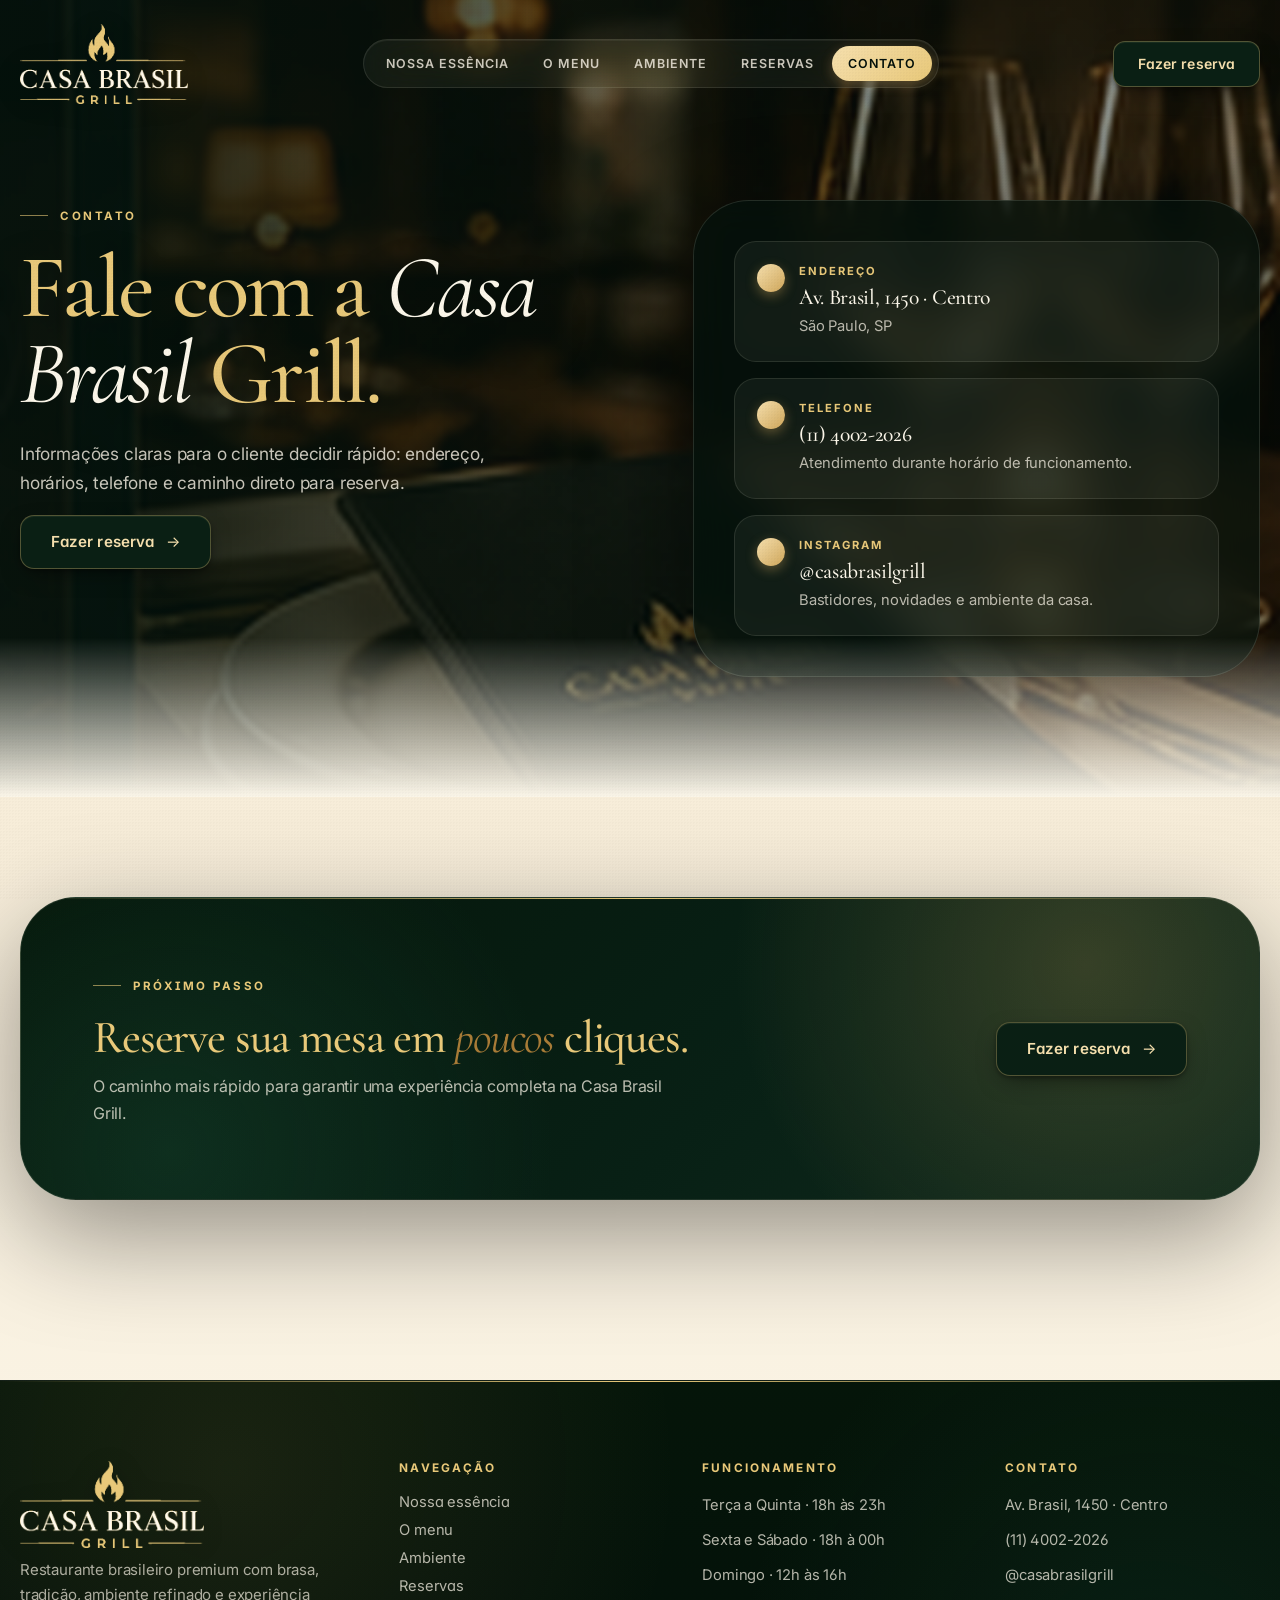
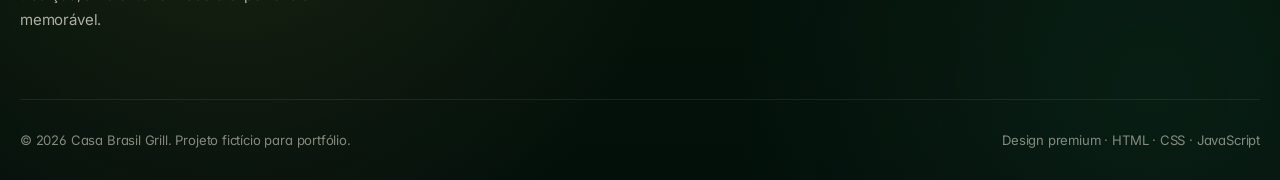
<file: contato.html>
<!DOCTYPE html>
<html lang="pt-BR">
<head>
  <meta charset="UTF-8" />
  <meta name="viewport" content="width=device-width, initial-scale=1.0" />
  <meta name="description" content="Entre em contato com a Casa Brasil Grill." />
  <meta name="theme-color" content="#03100a" />
  <title>Contato | Casa Brasil Grill</title>
  <link rel="icon" type="image/png" href="imagens/favicon.png" />

  <link rel="preconnect" href="https://fonts.googleapis.com" />
  <link rel="preconnect" href="https://fonts.gstatic.com" crossorigin />
  <link rel="stylesheet" href="https://fonts.googleapis.com/css2?family=Cormorant+Garamond:ital,wght@0,400;0,500;0,600;1,400;1,500&family=Inter:wght@400;500;600;700&display=swap" />

  <link rel="stylesheet" href="css/style.css" />
</head>
<body data-page="contato">
  <div class="site-grain" aria-hidden="true"></div>
  <div class="cursor-glow" id="cursorGlow" aria-hidden="true"></div>

  <header class="site-header" id="siteHeader">
    <div class="container header-shell">
      <a class="brand brand-image-link" href="index.html" aria-label="Casa Brasil Grill">
        <img src="imagens/logo-branco.png" alt="Casa Brasil Grill" class="brand-logo" />
      </a>

      <nav class="main-nav" aria-label="Menu principal">
        <button class="nav-toggle" id="navToggle" type="button" aria-label="Abrir menu" aria-expanded="false">
          <span></span><span></span><span></span>
        </button>

        <ul class="nav-list" id="navList">
          <li><a class="nav-link" href="index.html">Nossa essência</a></li>
          <li><a class="nav-link" href="cardapio.html">O menu</a></li>
          <li><a class="nav-link" href="sobre.html">Ambiente</a></li>
          <li><a class="nav-link" href="reservas.html">Reservas</a></li>
          <li><a class="nav-link active" href="contato.html">Contato</a></li>
        </ul>
      </nav>

      <a class="btn btn-gold header-cta" href="reservas.html">Fazer reserva</a>
    </div>
  </header>

  <main>
    <section class="page-hero contact-hero">
      <div class="container contact-grid">
        <div class="page-hero-copy reveal">
          <span class="section-eyebrow">Contato</span>
          <h1>Fale com a <em>Casa Brasil</em> Grill.</h1>
          <p>
            Informações claras para o cliente decidir rápido: endereço, horários,
            telefone e caminho direto para reserva.
          </p>
          <a class="btn btn-gold btn-large btn-arrow" href="reservas.html">Fazer reserva</a>
        </div>

        <div class="contact-panel reveal delay-2">
          <article>
            <span>Endereço</span>
            <strong>Av. Brasil, 1450 · Centro</strong>
            <p>São Paulo, SP</p>
          </article>

          <article>
            <span>Telefone</span>
            <strong>(11) 4002-2026</strong>
            <p>Atendimento durante horário de funcionamento.</p>
          </article>

          <article>
            <span>Instagram</span>
            <strong>@casabrasilgrill</strong>
            <p>Bastidores, novidades e ambiente da casa.</p>
          </article>
        </div>
      </div>
    </section>

    <section class="reservation-band">
      <div class="container reservation-band-panel reveal">
        <div>
          <span class="section-eyebrow">Próximo passo</span>
          <h2>Reserve sua mesa em <em>poucos</em> cliques.</h2>
          <p>O caminho mais rápido para garantir uma experiência completa na Casa Brasil Grill.</p>
        </div>
        <a class="btn btn-gold btn-large btn-arrow" href="reservas.html">Fazer reserva</a>
      </div>
    </section>
  </main>

  <footer class="site-footer">
    <div class="container footer-grid">
      <div>
        <a class="brand brand-image-link footer-brand" href="index.html" aria-label="Casa Brasil Grill">
          <img src="imagens/logo-branco.png" alt="Casa Brasil Grill" class="brand-logo footer-logo" />
        </a>
        <p>Restaurante brasileiro premium com brasa, tradição, ambiente refinado e experiência memorável.</p>
      </div>
      <div>
        <h3>Navegação</h3>
        <a href="index.html">Nossa essência</a>
        <a href="cardapio.html">O menu</a>
        <a href="sobre.html">Ambiente</a>
        <a href="reservas.html">Reservas</a>
      </div>
      <div>
        <h3>Funcionamento</h3>
        <p>Terça a Quinta · 18h às 23h</p>
        <p>Sexta e Sábado · 18h à 00h</p>
        <p>Domingo · 12h às 16h</p>
      </div>
      <div>
        <h3>Contato</h3>
        <p>Av. Brasil, 1450 · Centro</p>
        <p>(11) 4002-2026</p>
        <p>@casabrasilgrill</p>
      </div>
    </div>
    <div class="container footer-bottom">
      <span>© 2026 Casa Brasil Grill. Projeto fictício para portfólio.</span>
      <span>Design premium · HTML · CSS · JavaScript</span>
    </div>
  </footer>

  <div class="toast" id="toast" role="status" aria-live="polite"></div>
  <script src="js/script.js"></script>
</body>
</html>
</file>
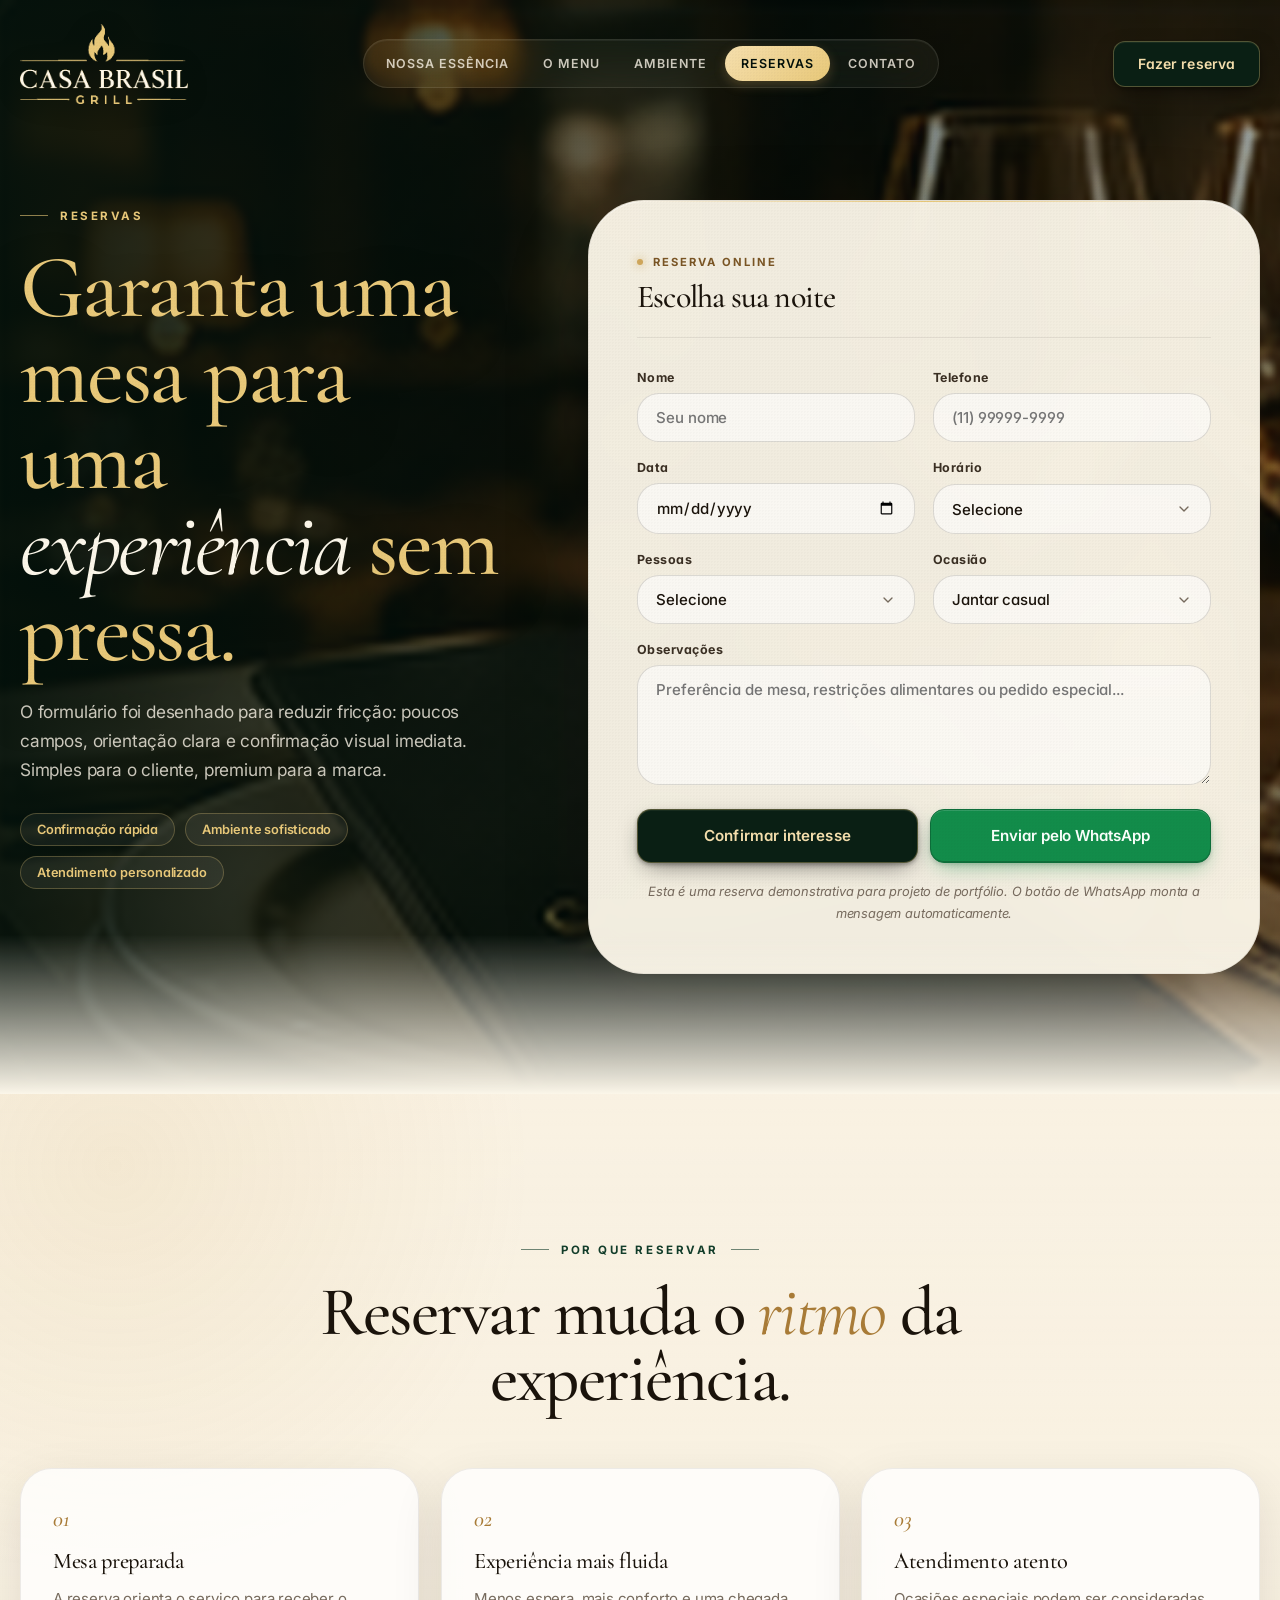
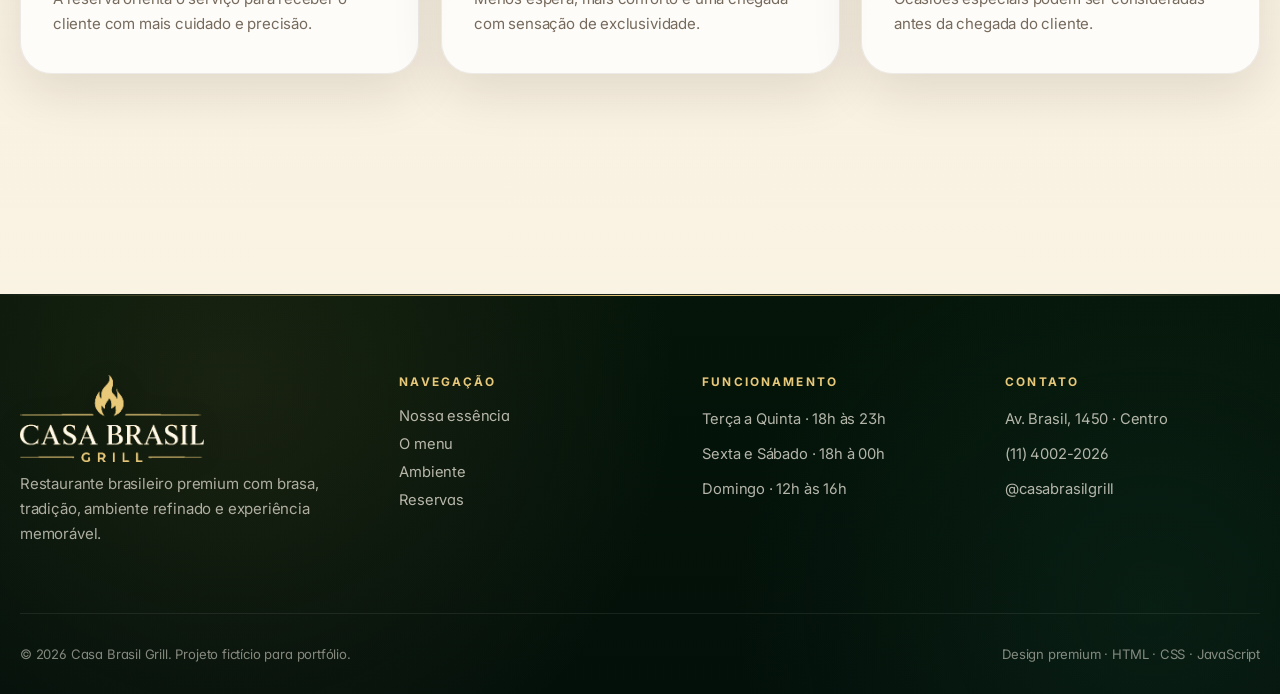
<file: reservas.html>
<!DOCTYPE html>
<html lang="pt-BR">
<head>
  <meta charset="UTF-8" />
  <meta name="viewport" content="width=device-width, initial-scale=1.0" />
  <meta name="description" content="Faça sua reserva na Casa Brasil Grill — restaurante brasileiro premium." />
  <meta name="theme-color" content="#03100a" />
  <title>Reservas | Casa Brasil Grill</title>
  <link rel="icon" type="image/png" href="imagens/favicon.png" />

  <link rel="preconnect" href="https://fonts.googleapis.com" />
  <link rel="preconnect" href="https://fonts.gstatic.com" crossorigin />
  <link rel="stylesheet" href="https://fonts.googleapis.com/css2?family=Cormorant+Garamond:ital,wght@0,400;0,500;0,600;1,400;1,500&family=Inter:wght@400;500;600;700&display=swap" />

  <link rel="stylesheet" href="css/style.css" />
</head>
<body data-page="reservas">
  <div class="site-grain" aria-hidden="true"></div>
  <div class="cursor-glow" id="cursorGlow" aria-hidden="true"></div>

  <header class="site-header" id="siteHeader">
    <div class="container header-shell">
      <a class="brand brand-image-link" href="index.html" aria-label="Casa Brasil Grill">
        <img src="imagens/logo-branco.png" alt="Casa Brasil Grill" class="brand-logo" />
      </a>

      <nav class="main-nav" aria-label="Menu principal">
        <button class="nav-toggle" id="navToggle" type="button" aria-label="Abrir menu" aria-expanded="false">
          <span></span><span></span><span></span>
        </button>

        <ul class="nav-list" id="navList">
          <li><a class="nav-link" href="index.html">Nossa essência</a></li>
          <li><a class="nav-link" href="cardapio.html">O menu</a></li>
          <li><a class="nav-link" href="sobre.html">Ambiente</a></li>
          <li><a class="nav-link active" href="reservas.html">Reservas</a></li>
          <li><a class="nav-link" href="contato.html">Contato</a></li>
        </ul>
      </nav>

      <a class="btn btn-gold header-cta" href="reservas.html">Fazer reserva</a>
    </div>
  </header>

  <main>
    <section class="page-hero reservation-hero">
      <div class="container reservation-layout">
        <div class="page-hero-copy reveal">
          <span class="section-eyebrow">Reservas</span>
          <h1>Garanta uma mesa para uma <em>experiência</em> sem pressa.</h1>
          <p>
            O formulário foi desenhado para reduzir fricção: poucos campos, orientação clara
            e confirmação visual imediata. Simples para o cliente, premium para a marca.
          </p>

          <div class="reservation-benefits">
            <span>Confirmação rápida</span>
            <span>Ambiente sofisticado</span>
            <span>Atendimento personalizado</span>
          </div>
        </div>

        <form class="reservation-form reveal delay-2" id="reservationForm">
          <div class="form-head">
            <span>Reserva online</span>
            <h2>Escolha sua noite</h2>
          </div>

          <div class="form-grid">
            <label>
              Nome
              <input type="text" name="nome" placeholder="Seu nome" required />
            </label>

            <label>
              Telefone
              <input type="tel" name="telefone" placeholder="(11) 99999-9999" required />
            </label>

            <label>
              Data
              <input type="date" name="data" required />
            </label>

            <label>
              Horário
              <select name="horario" required>
                <option value="">Selecione</option>
                <option>18:00</option>
                <option>19:00</option>
                <option>20:00</option>
                <option>21:00</option>
                <option>22:00</option>
              </select>
            </label>

            <label>
              Pessoas
              <select name="pessoas" required>
                <option value="">Selecione</option>
                <option>2 pessoas</option>
                <option>3 pessoas</option>
                <option>4 pessoas</option>
                <option>5 pessoas</option>
                <option>6+ pessoas</option>
              </select>
            </label>

            <label>
              Ocasião
              <select name="ocasiao">
                <option>Jantar casual</option>
                <option>Aniversário</option>
                <option>Jantar em casal</option>
                <option>Negócios</option>
                <option>Família</option>
              </select>
            </label>
          </div>

          <label>
            Observações
            <textarea name="mensagem" placeholder="Preferência de mesa, restrições alimentares ou pedido especial..."></textarea>
          </label>

          <div class="reservation-actions">
            <button class="btn btn-gold btn-large" type="submit">Confirmar interesse</button>
            <a class="btn btn-whatsapp btn-large" id="reservationWhatsApp" href="#" target="_blank" rel="noopener">Enviar pelo WhatsApp</a>
          </div>

          <p class="form-note">Esta é uma reserva demonstrativa para projeto de portfólio. O botão de WhatsApp monta a mensagem automaticamente.</p>
        </form>
      </div>
    </section>

    <section class="section section-cream">
      <div class="container">
        <div class="section-title centered reveal">
          <span class="section-eyebrow dark">Por que reservar</span>
          <h2>Reservar muda o <em>ritmo</em> da experiência.</h2>
        </div>

        <div class="service-grid">
          <article class="service-card reveal">
            <span>01</span>
            <h3>Mesa preparada</h3>
            <p>A reserva orienta o serviço para receber o cliente com mais cuidado e precisão.</p>
          </article>
          <article class="service-card reveal delay-1">
            <span>02</span>
            <h3>Experiência mais fluida</h3>
            <p>Menos espera, mais conforto e uma chegada com sensação de exclusividade.</p>
          </article>
          <article class="service-card reveal delay-2">
            <span>03</span>
            <h3>Atendimento atento</h3>
            <p>Ocasiões especiais podem ser consideradas antes da chegada do cliente.</p>
          </article>
        </div>
      </div>
    </section>
  </main>

  <footer class="site-footer">
    <div class="container footer-grid">
      <div>
        <a class="brand brand-image-link footer-brand" href="index.html" aria-label="Casa Brasil Grill">
          <img src="imagens/logo-branco.png" alt="Casa Brasil Grill" class="brand-logo footer-logo" />
        </a>
        <p>Restaurante brasileiro premium com brasa, tradição, ambiente refinado e experiência memorável.</p>
      </div>
      <div>
        <h3>Navegação</h3>
        <a href="index.html">Nossa essência</a>
        <a href="cardapio.html">O menu</a>
        <a href="sobre.html">Ambiente</a>
        <a href="reservas.html">Reservas</a>
      </div>
      <div>
        <h3>Funcionamento</h3>
        <p>Terça a Quinta · 18h às 23h</p>
        <p>Sexta e Sábado · 18h à 00h</p>
        <p>Domingo · 12h às 16h</p>
      </div>
      <div>
        <h3>Contato</h3>
        <p>Av. Brasil, 1450 · Centro</p>
        <p>(11) 4002-2026</p>
        <p>@casabrasilgrill</p>
      </div>
    </div>
    <div class="container footer-bottom">
      <span>© 2026 Casa Brasil Grill. Projeto fictício para portfólio.</span>
      <span>Design premium · HTML · CSS · JavaScript</span>
    </div>
  </footer>

  <div class="toast" id="toast" role="status" aria-live="polite"></div>
  <script src="js/script.js"></script>
</body>
</html>
</file>
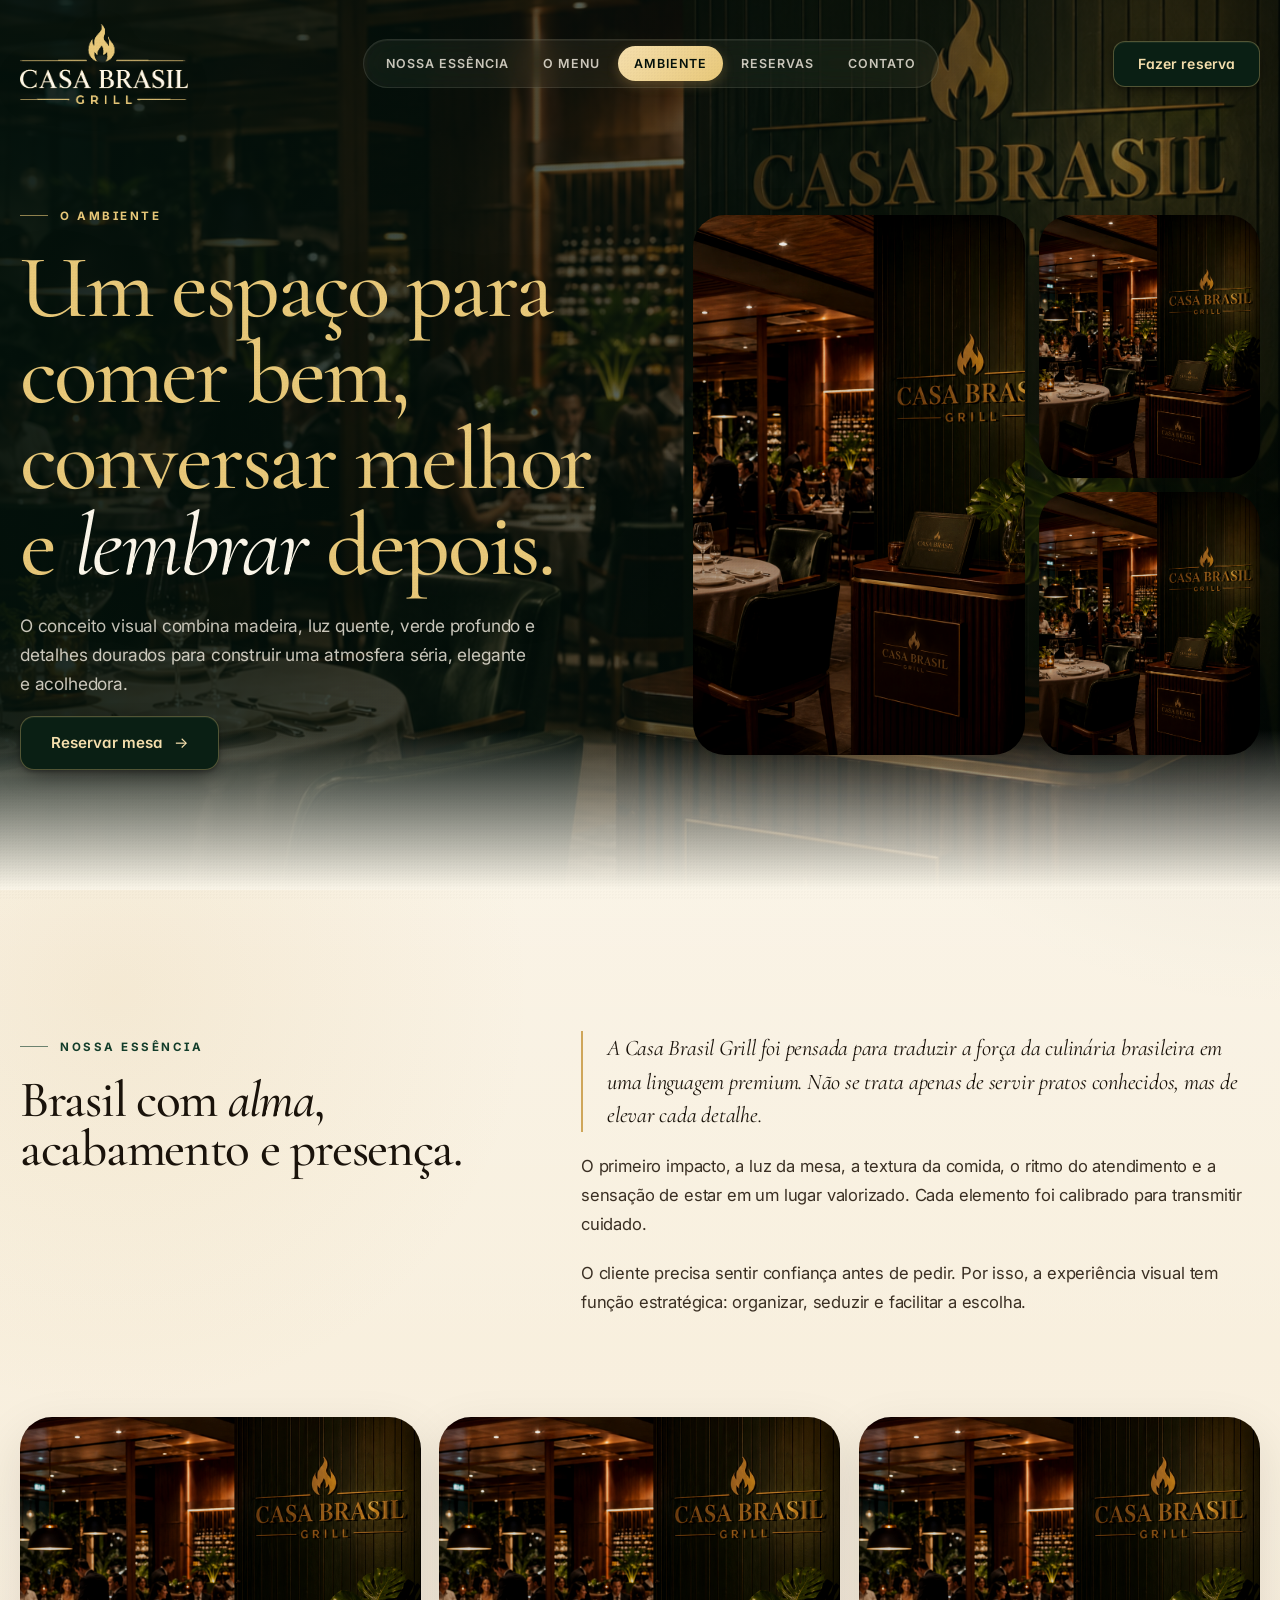
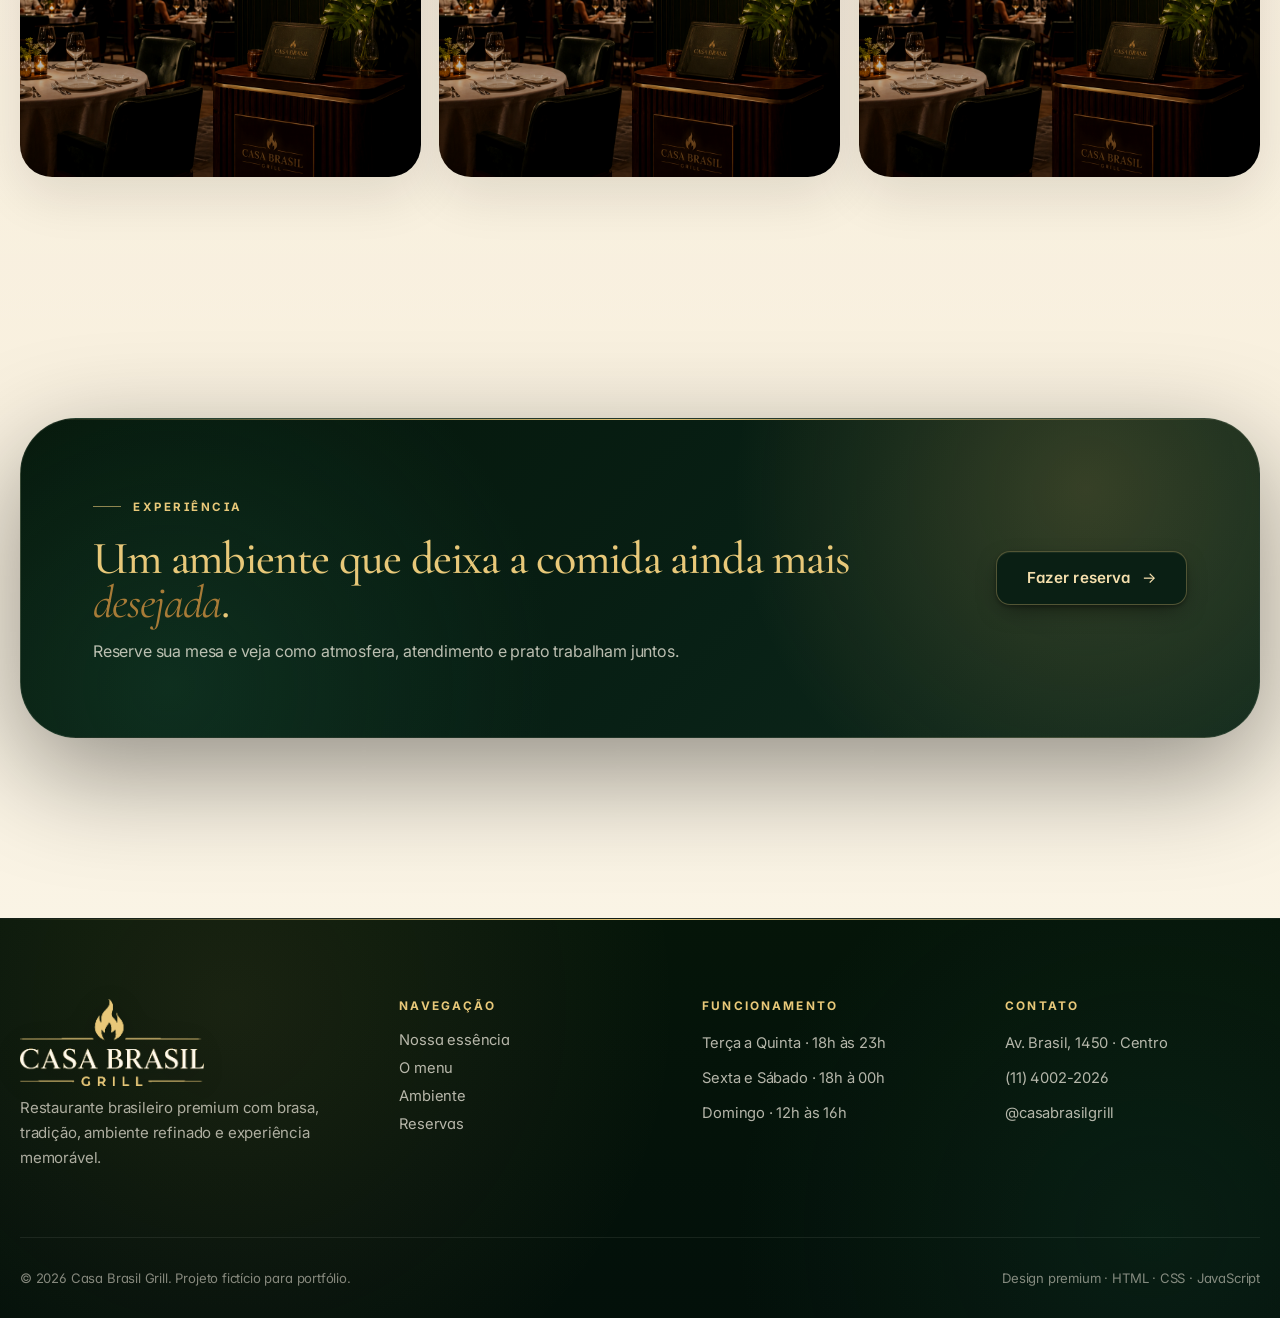
<file: sobre.html>
<!DOCTYPE html>
<html lang="pt-BR">
<head>
  <meta charset="UTF-8" />
  <meta name="viewport" content="width=device-width, initial-scale=1.0" />
  <meta name="description" content="Conheça o ambiente e a essência da Casa Brasil Grill." />
  <meta name="theme-color" content="#03100a" />
  <title>Ambiente | Casa Brasil Grill</title>
  <link rel="icon" type="image/png" href="imagens/favicon.png" />

  <link rel="preconnect" href="https://fonts.googleapis.com" />
  <link rel="preconnect" href="https://fonts.gstatic.com" crossorigin />
  <link rel="stylesheet" href="https://fonts.googleapis.com/css2?family=Cormorant+Garamond:ital,wght@0,400;0,500;0,600;1,400;1,500&family=Inter:wght@400;500;600;700&display=swap" />

  <link rel="stylesheet" href="css/style.css" />
</head>
<body data-page="sobre">
  <div class="site-grain" aria-hidden="true"></div>
  <div class="cursor-glow" id="cursorGlow" aria-hidden="true"></div>

  <header class="site-header" id="siteHeader">
    <div class="container header-shell">
      <a class="brand brand-image-link" href="index.html" aria-label="Casa Brasil Grill">
        <img src="imagens/logo-branco.png" alt="Casa Brasil Grill" class="brand-logo" />
      </a>

      <nav class="main-nav" aria-label="Menu principal">
        <button class="nav-toggle" id="navToggle" type="button" aria-label="Abrir menu" aria-expanded="false">
          <span></span><span></span><span></span>
        </button>

        <ul class="nav-list" id="navList">
          <li><a class="nav-link" href="index.html">Nossa essência</a></li>
          <li><a class="nav-link" href="cardapio.html">O menu</a></li>
          <li><a class="nav-link active" href="sobre.html">Ambiente</a></li>
          <li><a class="nav-link" href="reservas.html">Reservas</a></li>
          <li><a class="nav-link" href="contato.html">Contato</a></li>
        </ul>
      </nav>

      <a class="btn btn-gold header-cta" href="reservas.html">Fazer reserva</a>
    </div>
  </header>

  <main>
    <section class="page-hero ambience-hero">
      <div class="container page-hero-grid">
        <div class="page-hero-copy reveal">
          <span class="section-eyebrow">O ambiente</span>
          <h1>Um espaço para comer bem, conversar melhor e <em>lembrar</em> depois.</h1>
          <p>
            O conceito visual combina madeira, luz quente, verde profundo e detalhes dourados
            para construir uma atmosfera séria, elegante e acolhedora.
          </p>
          <a class="btn btn-gold btn-large btn-arrow" href="reservas.html">Reservar mesa</a>
        </div>

        <div class="about-gallery reveal delay-2">
          <div class="about-gallery-main photo-ambiente-1"></div>
          <div class="photo-ambiente-2"></div>
          <div class="photo-ambiente-3"></div>
        </div>
      </div>
    </section>

    <section class="section section-cream">
      <div class="container narrative-grid">
        <div class="reveal">
          <span class="section-eyebrow dark">Nossa essência</span>
          <h2>Brasil com <em>alma</em>, acabamento e presença.</h2>
        </div>

        <div class="narrative-text reveal delay-1">
          <p>
            A Casa Brasil Grill foi pensada para traduzir a força da culinária brasileira
            em uma linguagem premium. Não se trata apenas de servir pratos conhecidos,
            mas de elevar cada detalhe.
          </p>
          <p>
            O primeiro impacto, a luz da mesa, a textura da comida, o ritmo do atendimento
            e a sensação de estar em um lugar valorizado. Cada elemento foi calibrado para
            transmitir cuidado.
          </p>
          <p>
            O cliente precisa sentir confiança antes de pedir. Por isso, a experiência visual
            tem função estratégica: organizar, seduzir e facilitar a escolha.
          </p>
        </div>
      </div>

      <div class="container ambience-wide-grid">
        <div class="wide-photo photo-ambiente-1 reveal"></div>
        <div class="wide-photo photo-ambiente-2 reveal delay-1"></div>
        <div class="wide-photo photo-ambiente-3 reveal delay-2"></div>
      </div>
    </section>

    <section class="reservation-band">
      <div class="container reservation-band-panel reveal">
        <div>
          <span class="section-eyebrow">Experiência</span>
          <h2>Um ambiente que deixa a comida ainda mais <em>desejada</em>.</h2>
          <p>Reserve sua mesa e veja como atmosfera, atendimento e prato trabalham juntos.</p>
        </div>
        <a class="btn btn-gold btn-large btn-arrow" href="reservas.html">Fazer reserva</a>
      </div>
    </section>
  </main>

  <footer class="site-footer">
    <div class="container footer-grid">
      <div>
        <a class="brand brand-image-link footer-brand" href="index.html" aria-label="Casa Brasil Grill">
          <img src="imagens/logo-branco.png" alt="Casa Brasil Grill" class="brand-logo footer-logo" />
        </a>
        <p>Restaurante brasileiro premium com brasa, tradição, ambiente refinado e experiência memorável.</p>
      </div>
      <div>
        <h3>Navegação</h3>
        <a href="index.html">Nossa essência</a>
        <a href="cardapio.html">O menu</a>
        <a href="sobre.html">Ambiente</a>
        <a href="reservas.html">Reservas</a>
      </div>
      <div>
        <h3>Funcionamento</h3>
        <p>Terça a Quinta · 18h às 23h</p>
        <p>Sexta e Sábado · 18h à 00h</p>
        <p>Domingo · 12h às 16h</p>
      </div>
      <div>
        <h3>Contato</h3>
        <p>Av. Brasil, 1450 · Centro</p>
        <p>(11) 4002-2026</p>
        <p>@casabrasilgrill</p>
      </div>
    </div>
    <div class="container footer-bottom">
      <span>© 2026 Casa Brasil Grill. Projeto fictício para portfólio.</span>
      <span>Design premium · HTML · CSS · JavaScript</span>
    </div>
  </footer>

  <div class="toast" id="toast" role="status" aria-live="polite"></div>
  <script src="js/script.js"></script>
</body>
</html>
</file>
<file: css/style.css>
/* =========================================================
   CASA BRASIL GRILL — PREMIUM EDITION v2
   Design refinado · micro-interações Apple-like · detalhes editoriais
   ========================================================= */

/* =========================================================
   1. TOKENS DE DESIGN
   ========================================================= */
:root {
  /* Verde profundo - paleta refinada */
  --green-980: #03100a;
  --green-960: #051509;
  --green-950: #06170f;
  --green-900: #082015;
  --green-850: #0c2b1d;
  --green-800: #123d2a;
  --green-700: #1f5a40;

  /* Cremes - papel premium */
  --cream-50: #fbf6e9;
  --cream-100: #f7edd9;
  --cream-150: #efe0c4;
  --cream-200: #ddc99f;

  /* Dourados - novo gradiente em 5 paradas */
  --gold-200: #fbeed0;
  --gold-300: #f5dfad;
  --gold-400: #e8c879;
  --gold-500: #cfa65a;
  --gold-600: #a87b37;
  --gold-700: #7a5524;

  /* Madeira / brasa */
  --wood-700: #6d3e24;
  --wood-600: #8a5232;
  --ember: #b4542f;
  --wine: #4f1610;

  /* Texto */
  --ink: #1a130b;
  --ink-soft: #3a2f23;
  --muted: #766a5d;
  --soft: rgba(255, 249, 236, 0.74);

  /* Tipografia premium */
  --font-display: "Cormorant Garamond", "Playfair Display", Georgia, "Times New Roman", serif;
  --font-body: "Inter", system-ui, -apple-system, BlinkMacSystemFont, "Segoe UI", sans-serif;
  --font-mono: "JetBrains Mono", "SF Mono", Menlo, monospace;

  /* Layout */
  --container: 1240px;
  --container-narrow: 980px;

  /* Raios - escala 8pt refinada */
  --radius-xs: 8px;
  --radius-sm: 14px;
  --radius-md: 22px;
  --radius-lg: 32px;
  --radius-xl: 42px;
  --radius-2xl: 56px;
  --radius-full: 999px;

  /* Sombras - sistema em camadas */
  --shadow-xs: 0 2px 8px rgba(29, 20, 9, 0.06);
  --shadow-sm: 0 4px 16px rgba(29, 20, 9, 0.08);
  --shadow-soft: 0 18px 52px rgba(29, 20, 9, 0.11);
  --shadow-card: 0 28px 88px rgba(25, 15, 5, 0.16);
  --shadow-deep: 0 34px 110px rgba(0, 0, 0, 0.42);
  --shadow-gold: 0 14px 38px rgba(207, 166, 90, 0.32), 0 2px 6px rgba(207, 166, 90, 0.18);
  --shadow-gold-hover: 0 22px 56px rgba(207, 166, 90, 0.48), 0 4px 12px rgba(207, 166, 90, 0.24);
  --shadow-inset-gold: inset 0 1px 0 rgba(255, 240, 189, 0.5), inset 0 -1px 0 rgba(122, 85, 36, 0.3);

  /* Easings premium - inspirado Apple/Stripe */
  --ease-out: cubic-bezier(0.22, 1, 0.36, 1);
  --ease-in-out: cubic-bezier(0.65, 0, 0.35, 1);
  --ease-spring: cubic-bezier(0.34, 1.56, 0.64, 1);
  --ease-smooth: cubic-bezier(0.4, 0, 0.2, 1);

  /* Durações */
  --dur-fast: 180ms;
  --dur-base: 320ms;
  --dur-slow: 560ms;
  --dur-slower: 840ms;

  --transition: var(--dur-base) var(--ease-out);

  /* Espaçamento - escala 8pt */
  --space-1: 8px;
  --space-2: 16px;
  --space-3: 24px;
  --space-4: 32px;
  --space-5: 48px;
  --space-6: 64px;
  --space-7: 96px;
  --space-8: 128px;
}

/* =========================================================
   2. RESET / BASE
   ========================================================= */
*,
*::before,
*::after {
  box-sizing: border-box;
}

html {
  scroll-behavior: smooth;
  background: var(--cream-50);
  -webkit-font-smoothing: antialiased;
  -moz-osx-font-smoothing: grayscale;
  text-rendering: optimizeLegibility;
}

body {
  margin: 0;
  font-family: var(--font-body);
  font-feature-settings: "ss01", "cv11", "kern";
  color: var(--ink);
  background:
    radial-gradient(circle at 0% 0%, rgba(207, 166, 90, .14), transparent 30rem),
    radial-gradient(circle at 100% 16%, rgba(8, 32, 21, .10), transparent 34rem),
    linear-gradient(180deg, var(--cream-50), var(--cream-100) 46%, var(--cream-50));
  overflow-x: hidden;
  letter-spacing: -0.011em;
}

body.nav-open,
body.drawer-open {
  overflow: hidden;
}

img,
svg {
  display: block;
  max-width: 100%;
}

button,
input,
select,
textarea {
  font: inherit;
}

button {
  border: 0;
  cursor: pointer;
  font-family: inherit;
}

a {
  color: inherit;
  text-decoration: none;
}

p,
h1,
h2,
h3 {
  margin-top: 0;
}

p {
  line-height: 1.7;
  font-feature-settings: "ss01";
}

::selection {
  background: var(--gold-300);
  color: var(--green-980);
}

/* Scrollbar refinada */
::-webkit-scrollbar {
  width: 10px;
}

::-webkit-scrollbar-track {
  background: var(--cream-100);
}

::-webkit-scrollbar-thumb {
  background: linear-gradient(180deg, var(--gold-500), var(--gold-600));
  border-radius: 999px;
  border: 2px solid var(--cream-100);
}

::-webkit-scrollbar-thumb:hover {
  background: linear-gradient(180deg, var(--gold-400), var(--gold-500));
}

/* Foco acessível premium */
:focus-visible {
  outline: 2px solid var(--gold-500);
  outline-offset: 4px;
  border-radius: 4px;
}

/* =========================================================
   3. PRELOADER PREMIUM
   ========================================================= */
.preloader {
  position: fixed;
  inset: 0;
  z-index: 9999;
  display: grid;
  place-items: center;
  background: var(--green-980);
  transition: opacity 700ms var(--ease-out), visibility 700ms var(--ease-out);
}

.preloader.hidden {
  opacity: 0;
  visibility: hidden;
  pointer-events: none;
}

.preloader-mark {
  position: relative;
  width: 88px;
  height: 88px;
  display: grid;
  place-items: center;
}

.preloader-mark::before {
  content: "";
  position: absolute;
  inset: -16px;
  border: 1px solid rgba(207, 166, 90, 0.18);
  border-top-color: var(--gold-400);
  border-radius: 50%;
  animation: preloaderSpin 1.4s linear infinite;
}

.preloader-mark::after {
  content: "";
  position: absolute;
  inset: 0;
  border-radius: 50%;
  background:
    radial-gradient(circle at 50% 30%, rgba(255, 196, 81, 0.5), transparent 60%),
    radial-gradient(circle, rgba(207, 166, 90, 0.3), transparent 70%);
  filter: blur(8px);
  animation: preloaderGlow 2s ease-in-out infinite alternate;
}

.preloader-mark span {
  position: relative;
  z-index: 2;
  font-family: var(--font-display);
  font-size: 2rem;
  font-style: italic;
  font-weight: 500;
  color: var(--gold-400);
  letter-spacing: -0.04em;
}

.preloader-line {
  position: absolute;
  bottom: 30%;
  width: 0;
  height: 1px;
  background: linear-gradient(90deg, transparent, var(--gold-400), transparent);
  animation: preloaderLine 1.6s var(--ease-out) infinite;
}

@keyframes preloaderSpin {
  to { transform: rotate(360deg); }
}

@keyframes preloaderGlow {
  from { opacity: 0.4; transform: scale(0.92); }
  to { opacity: 0.9; transform: scale(1.08); }
}

@keyframes preloaderLine {
  0% { width: 0; opacity: 0; }
  50% { width: 200px; opacity: 1; }
  100% { width: 0; opacity: 0; }
}

/* =========================================================
   4. EFEITOS DE FUNDO
   ========================================================= */
.site-grain {
  position: fixed;
  inset: 0;
  z-index: 1000;
  pointer-events: none;
  opacity: 0.13;
  mix-blend-mode: multiply;
  background-image:
    radial-gradient(circle at 25% 20%, rgba(0, 0, 0, .12) 0 1px, transparent 1px),
    radial-gradient(circle at 75% 80%, rgba(255, 255, 255, .28) 0 1px, transparent 1px);
  background-size: 3px 3px, 4px 4px;
}

.cursor-glow {
  position: fixed;
  z-index: -1;
  width: 380px;
  height: 380px;
  border-radius: 50%;
  background:
    radial-gradient(circle, rgba(232, 200, 121, 0.16), rgba(207, 166, 90, 0.04) 50%, transparent 70%);
  filter: blur(40px);
  pointer-events: none;
  transform: translate(-50%, -50%);
  opacity: 0;
  transition: opacity 600ms var(--ease-out);
  will-change: transform, left, top;
}

body:hover .cursor-glow {
  opacity: 1;
}

/* Reveal animations - mais refinadas */
.reveal {
  opacity: 0;
  transform: translateY(36px);
  transition:
    opacity var(--dur-slow) var(--ease-out),
    transform var(--dur-slow) var(--ease-out);
  will-change: opacity, transform;
}

.reveal.visible {
  opacity: 1;
  transform: translateY(0);
}

.reveal.delay-1 { transition-delay: 80ms; }
.reveal.delay-2 { transition-delay: 160ms; }
.reveal.delay-3 { transition-delay: 240ms; }
.reveal.delay-4 { transition-delay: 320ms; }

/* Reduzir motion para acessibilidade */
@media (prefers-reduced-motion: reduce) {
  *,
  *::before,
  *::after {
    animation-duration: 0.01ms !important;
    animation-iteration-count: 1 !important;
    transition-duration: 0.01ms !important;
    scroll-behavior: auto !important;
  }
}

/* =========================================================
   5. UTILITIES / LAYOUT
   ========================================================= */
.container {
  width: min(calc(100% - 40px), var(--container));
  margin-inline: auto;
}

.section {
  padding: clamp(96px, 11vw, 156px) 0;
  position: relative;
}

.section-cream {
  background:
    radial-gradient(circle at 9% 10%, rgba(207, 166, 90, .12), transparent 26rem),
    linear-gradient(180deg, rgba(255, 255, 255, .24), rgba(255, 255, 255, .02));
}

.section-eyebrow {
  display: inline-flex;
  align-items: center;
  gap: 12px;
  margin-bottom: 22px;
  color: var(--gold-400);
  font-size: 0.72rem;
  font-weight: 700;
  letter-spacing: 0.22em;
  text-transform: uppercase;
  font-feature-settings: "ss02";
}

.section-eyebrow::before {
  content: "";
  width: 28px;
  height: 1px;
  background: currentColor;
  opacity: 0.6;
}

.section-eyebrow.dark {
  color: var(--green-800);
}

.section-eyebrow.no-line::before {
  display: none;
}

.section-title {
  max-width: 820px;
  margin-bottom: 56px;
}

.section-title.centered {
  margin-inline: auto;
  text-align: center;
}

.section-title.centered .section-eyebrow {
  justify-content: center;
}

.section-title.centered .section-eyebrow::after {
  content: "";
  width: 28px;
  height: 1px;
  background: currentColor;
  opacity: 0.6;
}

.section-title.split {
  max-width: none;
  display: grid;
  grid-template-columns: 1.05fr 0.75fr;
  gap: 48px;
  align-items: end;
}

/* TIPOGRAFIA EDITORIAL - serif refinada com itálico em palavras-chave */
.section-title h2,
.page-hero-copy h1,
.hero-content h1,
.signature-note h2,
.ambience-copy h2,
.reservation-band h2,
.chef-panel h2,
.menu-control-panel h2,
.narrative-grid h2,
.contact-map-panel h2,
.whatsapp-copy h2 {
  font-family: var(--font-display);
  font-weight: 500;
  line-height: 0.96;
  letter-spacing: -0.025em;
}

.section-title h2,
.signature-note h2,
.ambience-copy h2,
.reservation-band h2 {
  margin-bottom: 22px;
  font-size: clamp(2.5rem, 5.4vw, 5rem);
  color: var(--ink);
}

/* Itálico decorativo em headings - estilo editorial */
.section-title h2 em,
.hero-content h1 em,
.page-hero-copy h1 em,
.ambience-copy h2 em,
.signature-note h2 em,
.reservation-band h2 em,
.whatsapp-copy h2 em {
  font-style: italic;
  font-weight: 400;
  color: var(--gold-600);
  position: relative;
}

.section-title p,
.ambience-copy p,
.reservation-band p,
.page-hero-copy p {
  color: var(--muted);
  font-size: 1.06rem;
  line-height: 1.7;
  max-width: 60ch;
}

.center-action {
  display: flex;
  justify-content: center;
  margin-top: 56px;
}

/* Divisor ornamental refinado */
.ornament-divider {
  display: flex;
  align-items: center;
  justify-content: center;
  gap: 16px;
  margin: 48px auto;
  max-width: 200px;
  color: var(--gold-500);
  opacity: 0.7;
}

.ornament-divider::before,
.ornament-divider::after {
  content: "";
  flex: 1;
  height: 1px;
  background: linear-gradient(90deg, transparent, currentColor, transparent);
}

.ornament-divider span {
  font-size: 0.7rem;
  letter-spacing: 0.3em;
  text-transform: uppercase;
}

/* =========================================================
   6. BOTÕES PREMIUM v2 - Linear / Stripe / Apple style
   Superfícies sólidas, detalhes mínimos, sem gradiente "videogame"
   ========================================================= */
.btn {
  position: relative;
  isolation: isolate;
  display: inline-flex;
  align-items: center;
  justify-content: center;
  gap: 10px;
  min-height: 46px;
  padding: 13px 24px;
  border-radius: 12px;
  font-family: var(--font-body);
  font-size: 0.875rem;
  font-weight: 600;
  letter-spacing: -0.005em;
  line-height: 1;
  cursor: pointer;
  user-select: none;
  border: 1px solid transparent;
  transition:
    transform 200ms var(--ease-out),
    background-color 200ms var(--ease-out),
    border-color 200ms var(--ease-out),
    box-shadow 200ms var(--ease-out),
    color 200ms var(--ease-out);
  white-space: nowrap;
  will-change: transform;
}

.btn:active {
  transform: translateY(0) scale(0.98);
  transition-duration: 80ms;
}

.btn-large {
  min-height: 54px;
  padding: 17px 30px;
  font-size: 0.95rem;
  border-radius: 14px;
}

.btn-small {
  min-height: 36px;
  padding: 9px 16px;
  font-size: 0.8rem;
  border-radius: 10px;
}

/* ============================================
   BTN GOLD - O CTA principal
   Verde-quase-preto sólido com borda dourada fina + texto creme
   Inspirado em Linear/Vercel: superfície escura premium
   ============================================ */
.btn-gold {
  color: var(--gold-300);
  background-color: #0a1f14;
  border: 1px solid rgba(232, 200, 121, 0.32);
  box-shadow:
    0 1px 0 rgba(255, 240, 189, 0.06) inset,
    0 0 0 0 rgba(232, 200, 121, 0),
    0 8px 24px -8px rgba(0, 0, 0, 0.6),
    0 2px 4px rgba(0, 0, 0, 0.3);
  font-weight: 600;
  letter-spacing: 0.005em;
}

.btn-gold:hover {
  color: #fff4cc;
  background-color: #0d2619;
  border-color: rgba(232, 200, 121, 0.6);
  box-shadow:
    0 1px 0 rgba(255, 240, 189, 0.1) inset,
    0 0 0 4px rgba(232, 200, 121, 0.08),
    0 12px 32px -8px rgba(0, 0, 0, 0.7),
    0 2px 8px rgba(0, 0, 0, 0.4);
  transform: translateY(-1px);
}

/* Versão alternativa: dourado sólido pra contextos claros */
.btn-gold-solid {
  color: #1a0f02;
  background-color: var(--gold-400);
  border: 1px solid rgba(168, 123, 55, 0.4);
  box-shadow:
    0 1px 0 rgba(255, 248, 216, 0.5) inset,
    0 -1px 0 rgba(122, 85, 36, 0.2) inset,
    0 8px 20px -6px rgba(168, 123, 55, 0.4),
    0 2px 4px rgba(168, 123, 55, 0.2);
  font-weight: 600;
}

.btn-gold-solid:hover {
  background-color: var(--gold-300);
  border-color: rgba(168, 123, 55, 0.6);
  box-shadow:
    0 1px 0 rgba(255, 248, 216, 0.6) inset,
    0 -1px 0 rgba(122, 85, 36, 0.25) inset,
    0 12px 28px -6px rgba(168, 123, 55, 0.5),
    0 2px 6px rgba(168, 123, 55, 0.3);
  transform: translateY(-1px);
}

/* ============================================
   BTN GHOST - secundário (sobre fundos escuros)
   ============================================ */
.btn-ghost {
  color: rgba(255, 249, 236, 0.92);
  background-color: rgba(255, 249, 236, 0.04);
  border: 1px solid rgba(255, 249, 236, 0.16);
  backdrop-filter: blur(12px);
  -webkit-backdrop-filter: blur(12px);
}

.btn-ghost:hover {
  color: var(--cream-50);
  background-color: rgba(255, 249, 236, 0.10);
  border-color: rgba(255, 249, 236, 0.32);
  transform: translateY(-1px);
}

/* ============================================
   BTN DARK - sobre fundos claros
   ============================================ */
.btn-dark {
  color: var(--cream-50);
  background-color: var(--green-950);
  border: 1px solid var(--green-850);
  box-shadow:
    0 1px 0 rgba(255, 249, 236, 0.04) inset,
    0 4px 12px -2px rgba(6, 23, 15, 0.4),
    0 1px 2px rgba(6, 23, 15, 0.2);
}

.btn-dark:hover {
  background-color: var(--green-900);
  border-color: var(--green-800);
  box-shadow:
    0 1px 0 rgba(255, 249, 236, 0.06) inset,
    0 8px 18px -4px rgba(6, 23, 15, 0.5),
    0 2px 4px rgba(6, 23, 15, 0.3);
  transform: translateY(-1px);
}

/* ============================================
   ARROW micro-interaction sutil
   ============================================ */
.btn-arrow::after {
  content: "→";
  display: inline-block;
  font-size: 1em;
  font-weight: 400;
  margin-left: 2px;
  transition: transform 220ms var(--ease-out);
}

.btn-arrow:hover::after {
  transform: translateX(3px);
}

button:disabled {
  opacity: 0.5;
  cursor: not-allowed;
}

button:disabled:hover {
  transform: none;
  background-color: inherit;
}

/* =========================================================
   7. HEADER GLASSMORPHISM PREMIUM
   ========================================================= */
.site-header {
  position: fixed;
  inset: 0 0 auto;
  z-index: 80;
  padding: 24px 0;
  transition:
    padding 480ms var(--ease-out),
    background 480ms var(--ease-out),
    box-shadow 480ms var(--ease-out),
    border-color 480ms var(--ease-out),
    backdrop-filter 480ms var(--ease-out);
}

.site-header.scrolled {
  padding: 12px 0;
  background: rgba(4, 18, 12, 0.72);
  backdrop-filter: blur(24px) saturate(140%);
  -webkit-backdrop-filter: blur(24px) saturate(140%);
  border-bottom: 1px solid rgba(255, 249, 236, 0.08);
  box-shadow:
    0 18px 56px rgba(0, 0, 0, 0.22),
    inset 0 1px 0 rgba(255, 249, 236, 0.05);
}

.header-shell {
  display: flex;
  align-items: center;
  justify-content: space-between;
  gap: 20px;
}

.brand {
  display: inline-flex;
  align-items: center;
  gap: 12px;
  color: var(--cream-50);
  transition: transform 320ms var(--ease-spring);
}

.brand:hover {
  transform: scale(1.02);
}

.brand-logo {
  width: 168px;
  height: auto;
  transition: width 480ms var(--ease-out), filter 320ms var(--ease-out);
  filter: drop-shadow(0 4px 12px rgba(0, 0, 0, 0.3));
}

.site-header.scrolled .brand-logo {
  width: 142px;
}

.brand-image-link {
  display: inline-flex;
  align-items: center;
  min-width: 168px;
}

.main-nav {
  display: flex;
  align-items: center;
}

/* NAV LIST com pílula glassmorphism refinada */
.nav-list {
  display: flex;
  align-items: center;
  gap: 2px;
  margin: 0;
  padding: 6px;
  list-style: none;
  color: rgba(255, 249, 236, 0.78);
  background: rgba(255, 249, 236, 0.05);
  border: 1px solid rgba(255, 249, 236, 0.10);
  border-radius: var(--radius-full);
  backdrop-filter: blur(20px) saturate(140%);
  -webkit-backdrop-filter: blur(20px) saturate(140%);
  box-shadow: inset 0 1px 0 rgba(255, 249, 236, 0.06);
}

.nav-link {
  position: relative;
  display: inline-flex;
  padding: 10px 16px;
  border-radius: var(--radius-full);
  font-size: 0.78rem;
  font-weight: 600;
  letter-spacing: 0.08em;
  text-transform: uppercase;
  transition: color 240ms var(--ease-out);
  z-index: 1;
}

.nav-link::before {
  content: "";
  position: absolute;
  inset: 0;
  border-radius: inherit;
  background: linear-gradient(135deg, rgba(255, 255, 255, 0.14), rgba(255, 255, 255, 0.04));
  opacity: 0;
  transition: opacity 320ms var(--ease-out);
  z-index: -1;
}

.nav-link:hover {
  color: var(--cream-50);
}

.nav-link:hover::before {
  opacity: 1;
}

.nav-link.active {
  color: var(--green-980);
  background: linear-gradient(135deg, var(--gold-300), var(--gold-400));
  box-shadow: 0 4px 12px rgba(207, 166, 90, 0.28);
}

.header-cta {
  position: relative;
}

.nav-toggle {
  display: none;
  width: 48px;
  height: 48px;
  border-radius: 16px;
  background: rgba(255, 255, 255, 0.08);
  border: 1px solid rgba(255, 249, 236, 0.14);
  backdrop-filter: blur(12px);
  transition: background 240ms var(--ease-out);
}

.nav-toggle:hover {
  background: rgba(255, 255, 255, 0.14);
}

.nav-toggle span {
  display: block;
  width: 22px;
  height: 2px;
  margin: 5px auto;
  border-radius: var(--radius-full);
  background: var(--cream-50);
  transition: transform 320ms var(--ease-spring), opacity 200ms var(--ease-out);
}

.nav-toggle.active span:nth-child(1) { transform: translateY(7px) rotate(45deg); }
.nav-toggle.active span:nth-child(2) { opacity: 0; transform: scaleX(0); }
.nav-toggle.active span:nth-child(3) { transform: translateY(-7px) rotate(-45deg); }

/* =========================================================
   8. IMAGENS COM URL REAL (consolidado e limpo)
   ========================================================= */
.photo-frame,
.premium-dish-image,
.menu-row-image,
.featured-menu-image,
.about-gallery > div,
.ambience-photo,
.wide-photo,
.map-placeholder {
  background-size: cover;
  background-position: center;
  background-color: var(--green-950);
  position: relative;
  overflow: hidden;
}

/* Filtro premium em todas as fotos */
.photo-frame,
.premium-dish-image,
.menu-row-image,
.featured-menu-image,
.about-gallery > div,
.ambience-photo,
.wide-photo {
  filter: contrast(1.05) saturate(1.08);
}

/* Imagens reais com gradient overlay refinado */
.photo-picanha {
  background-image:
    linear-gradient(180deg, rgba(0,0,0,.04), rgba(0,0,0,.32)),
    url("../imagens/picanha-premium.png");
}

.photo-feijoada {
  background-image:
    linear-gradient(180deg, rgba(0,0,0,.04), rgba(0,0,0,.32)),
    url("../imagens/feijoada-premium.png");
}

.photo-coxinha,
.photo-pastel,
.media-coxinha {
  background-image:
    linear-gradient(180deg, rgba(0,0,0,.04), rgba(0,0,0,.32)),
    url("../imagens/coxinha-artesanal.png");
}

.photo-caipirinha,
.photo-suco {
  background-image:
    linear-gradient(180deg, rgba(0,0,0,.04), rgba(0,0,0,.30)),
    url("../imagens/drink-caipirinha.png");
}

.photo-acai,
.photo-pudim {
  background-image:
    linear-gradient(180deg, rgba(0,0,0,.04), rgba(0,0,0,.30)),
    url("../imagens/acai-especial.png");
}

.photo-costela {
  background-image:
    linear-gradient(180deg, rgba(0,0,0,.04), rgba(0,0,0,.34)),
    url("../imagens/picanha-premium.png");
}

.photo-moqueca {
  background-image:
    linear-gradient(180deg, rgba(0,0,0,.04), rgba(0,0,0,.32)),
    url("../imagens/feijoada-premium.png");
}

.photo-ambiente-1,
.photo-ambiente-2,
.photo-ambiente-3 {
  background-image:
    linear-gradient(180deg, rgba(0,0,0,.06), rgba(0,0,0,.40)),
    url("../imagens/ambiente-casa-brasil.png");
}

.photo-ambiente-2 {
  background-position: 30% center;
}

.photo-ambiente-3 {
  background-position: 70% center;
}

/* Zoom premium em hover - efeito Apple */
.premium-dish-image,
.menu-row-image,
.signature-dish-card .photo-frame,
.featured-menu-image,
.ambience-photo,
.wide-photo,
.about-gallery > div {
  transition: transform 900ms var(--ease-out), filter 600ms var(--ease-out);
  will-change: transform;
}

.premium-dish:hover .premium-dish-image,
.menu-row:hover .menu-row-image,
.signature-dish-card:hover .photo-frame,
.featured-menu-card:hover .featured-menu-image {
  transform: scale(1.06);
  filter: contrast(1.08) saturate(1.14);
}

/* Badge sobre imagens - estilo premium */
.premium-dish-image span,
.menu-row-image span {
  position: absolute;
  top: 16px;
  left: 16px;
  z-index: 2;
  padding: 7px 14px;
  font-size: 0.68rem;
  font-weight: 700;
  letter-spacing: 0.16em;
  text-transform: uppercase;
  color: var(--green-980);
  background: linear-gradient(135deg, var(--gold-300), var(--gold-400));
  border-radius: var(--radius-full);
  box-shadow: 0 4px 14px rgba(207, 166, 90, 0.4), inset 0 1px 0 rgba(255, 240, 189, 0.5);
  backdrop-filter: blur(4px);
}

/* =========================================================
   9. HERO PREMIUM - cinematic
   ========================================================= */
.hero-premium {
  position: relative;
  isolation: isolate;
  padding: clamp(160px, 18vw, 220px) 0 clamp(100px, 12vw, 140px);
  background:
    linear-gradient(180deg, rgba(0,0,0,.32), rgba(0,0,0,.56)),
    url("../imagens/hero-brasa-casa-brasil.png");
  background-size: cover;
  background-position: center;
  color: var(--cream-50);
  overflow: hidden;
}

/* Grão sutil sobre o hero */
.hero-premium::before {
  content: "";
  position: absolute;
  inset: 0;
  z-index: 0;
  background:
    radial-gradient(circle at 42% 45%, rgba(255, 117, 37, .42), transparent 12%),
    radial-gradient(circle at 38% 43%, rgba(255, 189, 91, .32), transparent 18%),
    repeating-linear-gradient(95deg, transparent 0 44px, rgba(255,255,255,.022) 45px 46px);
  opacity: 0.6;
  pointer-events: none;
}

/* Fade para o conteúdo abaixo */
.hero-premium::after {
  content: "";
  position: absolute;
  inset: auto 0 0;
  height: 200px;
  background: linear-gradient(180deg, transparent, var(--cream-50));
  z-index: 1;
  pointer-events: none;
}

.hero-darken {
  position: absolute;
  inset: 0;
  z-index: 0;
  background:
    linear-gradient(180deg, rgba(0,0,0,.18), rgba(0,0,0,.46)),
    radial-gradient(circle at 50% 35%, transparent 0 20%, rgba(0,0,0,.4) 70%);
}

.hero-fire {
  position: absolute;
  left: 30%;
  top: 18%;
  width: 480px;
  height: 480px;
  border-radius: 50%;
  background:
    radial-gradient(circle at 42% 45%, rgba(255, 137, 43, .58), transparent 16%),
    radial-gradient(circle at 55% 55%, rgba(255, 196, 81, .38), transparent 24%),
    radial-gradient(circle, rgba(207, 166, 90, .14), transparent 60%);
  filter: blur(14px);
  animation: emberBreath 5.2s ease-in-out infinite alternate;
  opacity: 0.72;
  z-index: 1;
}

.hero-premium-grid {
  position: relative;
  z-index: 2;
  display: grid;
  grid-template-columns: 1.05fr 420px;
  gap: clamp(40px, 6vw, 80px);
  align-items: end;
}

.hero-content {
  max-width: 820px;
}

.hero-content .section-eyebrow {
  color: var(--gold-400);
}

/* H1 cinematográfico - tamanho variável + itálico decorativo */
.hero-content h1 {
  max-width: 960px;
  margin-bottom: 28px;
  color: var(--cream-50);
  font-size: clamp(3.8rem, 8.5vw, 7.6rem);
  font-weight: 500;
  line-height: 0.94;
  letter-spacing: -0.03em;
  text-shadow: 0 22px 60px rgba(0, 0, 0, 0.5);
}

.hero-content h1 em {
  color: var(--gold-400);
  font-style: italic;
  font-weight: 400;
}

.hero-content p {
  max-width: 580px;
  color: rgba(255, 249, 236, 0.84);
  font-size: clamp(1.04rem, 1.4vw, 1.18rem);
  line-height: 1.7;
}

.hero-actions {
  display: flex;
  flex-wrap: wrap;
  gap: 14px;
  margin-top: 40px;
}

.hero-metrics {
  display: grid;
  grid-template-columns: repeat(3, minmax(0, 1fr));
  gap: 14px;
  max-width: 720px;
  margin-top: 56px;
}

.hero-metrics div {
  padding: 22px 20px;
  border-radius: var(--radius-md);
  background: rgba(255, 249, 236, 0.05);
  border: 1px solid rgba(255, 249, 236, 0.10);
  backdrop-filter: blur(20px);
  -webkit-backdrop-filter: blur(20px);
  transition: transform 480ms var(--ease-out), border-color 320ms var(--ease-out), background 320ms var(--ease-out);
}

.hero-metrics div:hover {
  transform: translateY(-4px);
  border-color: rgba(232, 200, 121, 0.32);
  background: rgba(255, 249, 236, 0.08);
}

.hero-metrics strong {
  display: block;
  margin-bottom: 4px;
  color: var(--gold-400);
  font-family: var(--font-display);
  font-size: 1.6rem;
  font-weight: 500;
  line-height: 1;
  letter-spacing: -0.02em;
}

.hero-metrics span {
  color: rgba(255, 249, 236, 0.66);
  font-size: 0.74rem;
  font-weight: 600;
  letter-spacing: 0.06em;
  text-transform: uppercase;
}

/* CARD DE RESERVA NO HERO - vidro premium */
.hero-reservation-card {
  position: relative;
  overflow: hidden;
  padding: 32px;
  border-radius: var(--radius-xl);
  background: rgba(4, 18, 12, 0.62);
  border: 1px solid rgba(255, 249, 236, 0.14);
  backdrop-filter: blur(24px) saturate(140%);
  -webkit-backdrop-filter: blur(24px) saturate(140%);
  box-shadow: var(--shadow-deep), inset 0 1px 0 rgba(255, 249, 236, 0.08);
  color: var(--cream-50);
}

.hero-reservation-card::before {
  content: "";
  position: absolute;
  inset: -40% -30% auto auto;
  width: 320px;
  height: 320px;
  border-radius: 50%;
  background: radial-gradient(circle, rgba(207, 166, 90, 0.32), transparent 70%);
  filter: blur(32px);
}

.card-kicker {
  position: relative;
  display: inline-flex;
  align-items: center;
  gap: 10px;
  color: var(--gold-400);
  font-size: 0.72rem;
  font-weight: 700;
  letter-spacing: 0.18em;
  text-transform: uppercase;
}

.card-kicker::before {
  content: "";
  width: 6px;
  height: 6px;
  border-radius: 50%;
  background: var(--gold-400);
  box-shadow: 0 0 12px var(--gold-400);
  animation: pulse 2.4s ease-in-out infinite;
}

@keyframes pulse {
  0%, 100% { opacity: 0.5; transform: scale(0.9); }
  50% { opacity: 1; transform: scale(1.1); }
}

.hero-reservation-card h2 {
  position: relative;
  margin: 18px 0 12px;
  font-family: var(--font-display);
  font-size: 2rem;
  font-weight: 500;
  line-height: 1.04;
  letter-spacing: -0.025em;
  color: var(--cream-50);
}

.hero-reservation-card p {
  position: relative;
  color: rgba(255, 249, 236, 0.72);
  font-size: 0.94rem;
  margin-bottom: 0;
}

.mini-reservation-list {
  position: relative;
  display: grid;
  gap: 8px;
  margin: 28px 0;
}

.mini-reservation-list span {
  position: relative;
  padding: 14px 18px 14px 42px;
  color: rgba(255, 249, 236, 0.84);
  border: 1px solid rgba(255, 249, 236, 0.10);
  border-radius: var(--radius-md);
  background: rgba(255, 255, 255, 0.04);
  font-weight: 500;
  font-size: 0.88rem;
  transition: all 320ms var(--ease-out);
}

.mini-reservation-list span::before {
  content: "✓";
  position: absolute;
  left: 16px;
  top: 50%;
  transform: translateY(-50%);
  width: 18px;
  height: 18px;
  display: grid;
  place-items: center;
  font-size: 0.64rem;
  font-weight: 800;
  color: var(--green-980);
  background: linear-gradient(135deg, var(--gold-300), var(--gold-400));
  border-radius: 50%;
  box-shadow: 0 2px 8px rgba(207, 166, 90, 0.4);
}

.mini-reservation-list span:hover {
  border-color: rgba(232, 200, 121, 0.4);
  background: rgba(232, 200, 121, 0.08);
  transform: translateX(4px);
}

.hero-reservation-card .btn {
  position: relative;
  width: 100%;
}

@keyframes emberBreath {
  from { transform: scale(0.9); opacity: 0.5; }
  to { transform: scale(1.08); opacity: 0.9; }
}

/* =========================================================
   10. SIGNATURE STRIP - apresenta destaques
   ========================================================= */
.signature-strip {
  position: relative;
  z-index: 3;
  padding: 80px 0 110px;
  background: linear-gradient(180deg, var(--cream-50), var(--cream-100));
}

.signature-strip-grid {
  display: grid;
  grid-template-columns: 0.85fr 1fr 1fr;
  gap: 24px;
  align-items: stretch;
}

.signature-note {
  position: relative;
  display: grid;
  align-content: center;
  padding: 36px;
  border-radius: var(--radius-lg);
  background:
    radial-gradient(circle at 80% 20%, rgba(207, 166, 90, 0.16), transparent 60%),
    linear-gradient(135deg, var(--green-900), var(--green-950));
  color: var(--cream-50);
  box-shadow: var(--shadow-card);
  overflow: hidden;
  border: 1px solid rgba(255, 249, 236, 0.08);
}

.signature-note::before {
  content: "";
  position: absolute;
  top: 0;
  left: 0;
  right: 0;
  height: 1px;
  background: linear-gradient(90deg, transparent, var(--gold-400), transparent);
}

.signature-note h2 {
  margin: 0;
  color: var(--gold-400);
  font-size: clamp(2rem, 3vw, 2.6rem);
}

.signature-dish-card {
  position: relative;
  overflow: hidden;
  border-radius: var(--radius-lg);
  background: rgba(255, 255, 255, 0.7);
  border: 1px solid rgba(31, 24, 17, 0.08);
  box-shadow: var(--shadow-soft);
  transition: transform 560ms var(--ease-out), box-shadow 480ms var(--ease-out), border-color 320ms var(--ease-out);
}

.signature-dish-card:hover {
  transform: translateY(-8px);
  box-shadow: var(--shadow-card);
  border-color: rgba(207, 166, 90, 0.32);
}

.photo-frame {
  min-height: 280px;
}

.signature-dish-content {
  padding: 28px;
}

.signature-dish-content span {
  color: var(--gold-600);
  font-weight: 700;
  text-transform: uppercase;
  letter-spacing: 0.14em;
  font-size: 0.7rem;
}

.signature-dish-content h3 {
  margin: 14px 0 10px;
  font-family: var(--font-display);
  font-size: 1.8rem;
  font-weight: 500;
  line-height: 1.05;
  letter-spacing: -0.02em;
  color: var(--ink);
}

.signature-dish-content p {
  color: var(--muted);
  font-size: 0.94rem;
  margin-bottom: 16px;
}

.signature-dish-content strong {
  display: inline-block;
  color: var(--gold-700);
  font-family: var(--font-display);
  font-size: 1.5rem;
  font-weight: 500;
  letter-spacing: -0.02em;
}


/* =========================================================
   11. ESSENCE / CARDS COM BORDA DOURADA ANIMADA
   ========================================================= */
.essence-grid {
  display: grid;
  grid-template-columns: repeat(4, 1fr);
  gap: 20px;
}

.essence-card {
  position: relative;
  isolation: isolate;
  min-height: 320px;
  padding: 32px;
  border-radius: var(--radius-lg);
  background:
    linear-gradient(180deg, rgba(255, 255, 255, 0.82), rgba(255, 255, 255, 0.5)),
    radial-gradient(circle at 20% 0%, rgba(207, 166, 90, 0.16), transparent 58%);
  border: 1px solid rgba(31, 24, 17, 0.08);
  box-shadow: var(--shadow-soft);
  overflow: hidden;
  transition:
    transform 560ms var(--ease-out),
    box-shadow 480ms var(--ease-out),
    border-color 320ms var(--ease-out);
}

/* Borda gradiente que aparece no hover */
.essence-card::before {
  content: "";
  position: absolute;
  inset: 0;
  z-index: -1;
  border-radius: inherit;
  padding: 1px;
  background: linear-gradient(135deg, var(--gold-400), transparent 40%, transparent 60%, var(--gold-500));
  -webkit-mask: linear-gradient(#fff 0 0) content-box, linear-gradient(#fff 0 0);
  mask: linear-gradient(#fff 0 0) content-box, linear-gradient(#fff 0 0);
  -webkit-mask-composite: xor;
  mask-composite: exclude;
  opacity: 0;
  transition: opacity 480ms var(--ease-out);
}

.essence-card:hover::before {
  opacity: 1;
}

.essence-card:hover {
  transform: translateY(-10px);
  box-shadow: var(--shadow-card);
}

.essence-number {
  display: inline-block;
  margin-bottom: 60px;
  font-family: var(--font-display);
  font-size: 1.4rem;
  font-weight: 500;
  font-style: italic;
  color: var(--gold-600);
  letter-spacing: 0.04em;
}

.essence-card h3 {
  margin-bottom: 14px;
  font-family: var(--font-display);
  font-size: 1.4rem;
  font-weight: 500;
  line-height: 1.15;
  letter-spacing: -0.015em;
  color: var(--ink);
}

.essence-card p {
  margin: 0;
  color: var(--muted);
  font-size: 0.94rem;
  line-height: 1.65;
}

/* =========================================================
   12. MENU PREVIEW / DISH CARDS PREMIUM
   ========================================================= */
.menu-preview {
  background:
    radial-gradient(circle at 92% 8%, rgba(8, 32, 21, 0.12), transparent 28rem),
    linear-gradient(180deg, rgba(239, 224, 196, 0.30), rgba(255, 249, 236, 0.22));
}

.premium-dish-grid {
  display: grid;
  grid-template-columns: repeat(4, 1fr);
  gap: 22px;
}

.premium-dish {
  position: relative;
  overflow: hidden;
  border-radius: var(--radius-lg);
  background: rgba(255, 255, 255, 0.78);
  border: 1px solid rgba(31, 24, 17, 0.08);
  box-shadow: var(--shadow-soft);
  transition:
    transform 560ms var(--ease-out),
    box-shadow 480ms var(--ease-out),
    border-color 320ms var(--ease-out);
}

.premium-dish:hover {
  transform: translateY(-12px);
  border-color: rgba(207, 166, 90, 0.42);
  box-shadow: var(--shadow-card);
}

.premium-dish-image {
  position: relative;
  min-height: 260px;
  overflow: hidden;
}

.premium-dish-image::after,
.menu-row-image::after,
.featured-menu-image::after {
  content: "";
  position: absolute;
  inset: 0;
  background: linear-gradient(180deg, transparent 60%, rgba(0, 0, 0, 0.32));
  pointer-events: none;
}

.premium-dish-body {
  padding: 22px;
}

.premium-dish-body small {
  display: inline-block;
  margin-bottom: 8px;
  color: var(--gold-600);
  font-size: 0.7rem;
  font-weight: 700;
  letter-spacing: 0.16em;
  text-transform: uppercase;
}

.premium-dish-body h3 {
  margin: 4px 0 8px;
  font-family: var(--font-display);
  font-size: 1.5rem;
  font-weight: 500;
  line-height: 1.1;
  letter-spacing: -0.015em;
  color: var(--ink);
}

.premium-dish-body p {
  color: var(--muted);
  font-size: 0.88rem;
  line-height: 1.55;
  margin-bottom: 16px;
  min-height: 44px;
}

.premium-dish-body > div {
  display: flex;
  align-items: center;
  justify-content: space-between;
  gap: 12px;
}

.premium-dish-body strong {
  font-family: var(--font-display);
  font-size: 1.5rem;
  font-weight: 500;
  color: var(--gold-700);
  letter-spacing: -0.015em;
}

.add-btn {
  font-size: 0.78rem;
  padding: 10px 18px;
  min-height: 38px;
}

/* =========================================================
   13. WHATSAPP EXPERIENCE - sofisticado
   ========================================================= */
.whatsapp-experience {
  position: relative;
  background:
    radial-gradient(circle at 15% 20%, rgba(31, 180, 90, 0.10), transparent 26rem),
    linear-gradient(180deg, rgba(8, 32, 21, 0.06), rgba(255, 249, 236, 0.08));
}

.whatsapp-panel {
  display: grid;
  grid-template-columns: 1fr 440px;
  gap: clamp(32px, 5vw, 64px);
  align-items: center;
  padding: clamp(40px, 6vw, 72px);
  color: var(--cream-50);
  border-radius: var(--radius-2xl);
  background:
    radial-gradient(circle at 86% 22%, rgba(31, 180, 90, 0.18), transparent 22rem),
    radial-gradient(circle at 12% 84%, rgba(207, 166, 90, 0.18), transparent 24rem),
    linear-gradient(135deg, var(--green-960), var(--green-900) 58%, #112a1c);
  border: 1px solid rgba(255, 249, 236, 0.10);
  box-shadow: var(--shadow-deep);
  position: relative;
  overflow: hidden;
}

.whatsapp-panel::before {
  content: "";
  position: absolute;
  top: 0;
  left: 0;
  right: 0;
  height: 1px;
  background: linear-gradient(90deg, transparent, var(--gold-400), transparent);
}

.whatsapp-copy h2 {
  max-width: 760px;
  margin-bottom: 22px;
  color: var(--gold-400);
  font-size: clamp(2.3rem, 4.6vw, 4.2rem);
}

.whatsapp-copy p {
  max-width: 680px;
  color: rgba(255, 249, 236, 0.74);
  margin-bottom: 28px;
}

/* PHONE MOCKUP refinado */
.phone-card {
  position: relative;
  overflow: hidden;
  min-height: 540px;
  padding: 28px;
  border-radius: 44px;
  background:
    linear-gradient(180deg, #0b1f15, #050f0a);
  border: 1px solid rgba(255, 249, 236, 0.14);
  box-shadow: 0 32px 100px rgba(0, 0, 0, 0.5), inset 0 1px 0 rgba(255, 249, 236, 0.08);
}

.phone-card::before {
  content: "";
  position: absolute;
  inset: 18px;
  border-radius: 32px;
  background:
    linear-gradient(180deg, rgba(255, 249, 236, 0.04), transparent),
    url("../imagens/mesa-reserva-premium.png");
  background-size: cover;
  background-position: center;
  opacity: 0.36;
  filter: blur(0.3px) saturate(1.1);
}

.phone-top {
  position: relative;
  z-index: 2;
  width: 100px;
  height: 8px;
  margin: 0 auto 100px;
  border-radius: var(--radius-full);
  background: rgba(255, 249, 236, 0.22);
}

.message-bubble {
  position: relative;
  z-index: 2;
  display: grid;
  gap: 9px;
  margin-top: 150px;
  padding: 22px;
  color: #0b1d16;
  border-radius: 22px 22px 22px 6px;
  background: linear-gradient(135deg, #e8f8e3, #ddf4d9);
  box-shadow: 0 18px 50px rgba(0, 0, 0, 0.28);
  font-size: 0.94rem;
}

.message-bubble strong {
  font-size: 1.02rem;
  color: #0b1d16;
}

.message-bubble span,
.message-bubble small {
  color: #254331;
  font-size: 0.86rem;
}

.message-bubble b {
  margin-top: 10px;
  font-size: 1rem;
  color: #0b1d16;
}

.message-status {
  position: relative;
  z-index: 2;
  margin-top: 16px;
  color: rgba(255, 249, 236, 0.62);
  font-size: 0.76rem;
  text-align: right;
  font-style: italic;
}

/* =========================================================
   14. AMBIENCE PREVIEW
   ========================================================= */
.ambience-preview {
  background:
    radial-gradient(circle at 12% 18%, rgba(8, 32, 21, 0.10), transparent 28rem),
    linear-gradient(180deg, rgba(255, 249, 236, 0.5), rgba(247, 237, 217, 0.6));
}

.ambience-grid {
  display: grid;
  grid-template-columns: 1fr 1.2fr;
  gap: clamp(40px, 6vw, 80px);
  align-items: center;
}

.ambience-collage {
  display: grid;
  grid-template-columns: 1.2fr 0.8fr;
  grid-template-rows: 1fr 1fr;
  gap: 16px;
  height: 540px;
}

.ambience-photo {
  border-radius: var(--radius-lg);
  box-shadow: var(--shadow-soft);
  transition: transform 800ms var(--ease-out), box-shadow 480ms var(--ease-out);
}

.ambience-photo:hover {
  box-shadow: var(--shadow-card);
}

.ambience-large {
  grid-row: span 2;
}

/* =========================================================
   15. TESTIMONIALS - cards refinados
   ========================================================= */
.testimonials {
  background: linear-gradient(180deg, var(--cream-100), var(--cream-50));
}

.testimonial-grid {
  display: grid;
  grid-template-columns: repeat(3, 1fr);
  gap: 22px;
}

.testimonial-card {
  position: relative;
  padding: 36px 32px;
  border-radius: var(--radius-lg);
  background: rgba(255, 255, 255, 0.85);
  border: 1px solid rgba(31, 24, 17, 0.08);
  box-shadow: var(--shadow-soft);
  transition: transform 480ms var(--ease-out), box-shadow 480ms var(--ease-out), border-color 320ms var(--ease-out);
}

.testimonial-card::before {
  content: "“";
  position: absolute;
  top: 16px;
  right: 24px;
  font-family: var(--font-display);
  font-size: 6rem;
  font-weight: 500;
  line-height: 1;
  color: var(--gold-300);
  opacity: 0.5;
}

.testimonial-card:hover {
  transform: translateY(-8px);
  box-shadow: var(--shadow-card);
  border-color: rgba(207, 166, 90, 0.32);
}

.stars {
  display: inline-block;
  margin-bottom: 16px;
  color: var(--gold-500);
  font-size: 1.1rem;
  letter-spacing: 0.1em;
}

.testimonial-card p {
  position: relative;
  margin-bottom: 24px;
  color: var(--ink-soft);
  font-family: var(--font-display);
  font-size: 1.18rem;
  font-weight: 500;
  font-style: italic;
  line-height: 1.45;
  letter-spacing: -0.01em;
}

.testimonial-card strong {
  display: block;
  margin-bottom: 4px;
  color: var(--ink);
  font-size: 0.96rem;
  font-weight: 700;
}

.testimonial-card small {
  color: var(--muted);
  font-size: 0.82rem;
  font-weight: 500;
  letter-spacing: 0.04em;
}

/* =========================================================
   16. RESERVATION BAND - call to action premium
   ========================================================= */
.reservation-band {
  padding: clamp(60px, 8vw, 100px) 0;
}

.reservation-band-panel {
  display: grid;
  grid-template-columns: 1.4fr auto;
  gap: 40px;
  align-items: center;
  padding: clamp(40px, 6vw, 72px);
  color: var(--cream-50);
  border-radius: var(--radius-2xl);
  background:
    radial-gradient(circle at 86% 22%, rgba(207, 166, 90, 0.22), transparent 22rem),
    radial-gradient(circle at 12% 84%, rgba(31, 90, 64, 0.32), transparent 24rem),
    linear-gradient(135deg, var(--green-960), var(--green-900) 58%, #102a1d);
  border: 1px solid rgba(255, 249, 236, 0.10);
  box-shadow: var(--shadow-deep);
  position: relative;
  overflow: hidden;
}

.reservation-band-panel::before {
  content: "";
  position: absolute;
  top: 0;
  left: 0;
  right: 0;
  height: 1px;
  background: linear-gradient(90deg, transparent, var(--gold-400), transparent);
}

.reservation-band-panel h2 {
  color: var(--gold-400);
  margin-bottom: 14px;
  font-size: clamp(2rem, 3.6vw, 3.4rem);
}

.reservation-band-panel p {
  color: rgba(255, 249, 236, 0.72);
  margin-bottom: 0;
  font-size: 1rem;
}


/* =========================================================
   17. PAGE HERO (cardápio, reservas, sobre, contato)
   ========================================================= */
.page-hero {
  position: relative;
  isolation: isolate;
  padding: clamp(160px, 16vw, 200px) 0 clamp(80px, 10vw, 120px);
  color: var(--cream-50);
  overflow: hidden;
}

.page-hero::after {
  content: "";
  position: absolute;
  inset: auto 0 0;
  height: 160px;
  background: linear-gradient(180deg, transparent, var(--cream-50));
  z-index: 1;
  pointer-events: none;
}

.menu-hero-page {
  background:
    linear-gradient(90deg, rgba(4, 18, 12, 0.92), rgba(4, 18, 12, 0.5) 60%, rgba(4, 18, 12, 0.34)),
    url("../imagens/picanha-premium.png");
  background-size: cover;
  background-position: center;
}

.ambience-hero {
  background:
    linear-gradient(90deg, rgba(4, 18, 12, 0.92), rgba(4, 18, 12, 0.6) 60%, rgba(4, 18, 12, 0.4)),
    url("../imagens/ambiente-casa-brasil.png");
  background-size: cover;
  background-position: center;
}

.reservation-hero,
.contact-hero {
  background:
    linear-gradient(90deg, rgba(4, 18, 12, 0.94), rgba(4, 18, 12, 0.6), rgba(4, 18, 12, 0.42)),
    url("../imagens/mesa-reserva-premium.png");
  background-size: cover;
  background-position: center;
}

.page-hero-grid {
  position: relative;
  z-index: 2;
  display: grid;
  grid-template-columns: 1.05fr 1fr;
  gap: clamp(40px, 6vw, 80px);
  align-items: center;
}

.page-hero-copy h1 {
  margin-bottom: 22px;
  color: var(--gold-400);
  font-size: clamp(3rem, 7vw, 6rem);
  font-weight: 500;
  text-shadow: 0 22px 60px rgba(0, 0, 0, 0.46);
}

.page-hero-copy h1 em {
  color: var(--cream-50);
}

.page-hero-copy p {
  max-width: 520px;
  color: rgba(255, 249, 236, 0.78);
  font-size: 1.08rem;
}

.page-hero-copy .hero-actions {
  margin-top: 32px;
}

/* =========================================================
   18. FEATURED MENU CARD (cardápio hero)
   ========================================================= */
.featured-menu-card {
  position: relative;
  overflow: hidden;
  border-radius: var(--radius-xl);
  background: rgba(4, 18, 12, 0.7);
  border: 1px solid rgba(255, 249, 236, 0.14);
  backdrop-filter: blur(20px);
  -webkit-backdrop-filter: blur(20px);
  box-shadow: var(--shadow-deep);
  color: var(--cream-50);
}

.featured-menu-image {
  min-height: 320px;
}

.featured-menu-card > div:last-child {
  padding: 32px;
}

.featured-menu-card span {
  display: inline-flex;
  align-items: center;
  gap: 8px;
  color: var(--gold-400);
  font-size: 0.7rem;
  font-weight: 700;
  letter-spacing: 0.18em;
  text-transform: uppercase;
}

.featured-menu-card span::before {
  content: "";
  width: 24px;
  height: 1px;
  background: currentColor;
}

.featured-menu-card h2 {
  margin: 14px 0 10px;
  font-family: var(--font-display);
  font-size: 2.2rem;
  font-weight: 500;
  line-height: 1.04;
  letter-spacing: -0.025em;
  color: var(--cream-50);
}

.featured-menu-card p {
  color: rgba(255, 249, 236, 0.74);
  margin-bottom: 22px;
  font-size: 0.98rem;
}

.featured-menu-card > div:last-child > div {
  display: flex;
  align-items: center;
  justify-content: space-between;
  gap: 16px;
}

.featured-menu-card strong {
  font-family: var(--font-display);
  font-size: 1.8rem;
  font-weight: 500;
  color: var(--gold-400);
  letter-spacing: -0.02em;
}

/* =========================================================
   19. MENU CONTROL / FILTROS
   ========================================================= */
.menu-control-section {
  padding: clamp(80px, 9vw, 120px) 0;
  background:
    radial-gradient(circle at 90% 10%, rgba(207, 166, 90, 0.10), transparent 28rem),
    linear-gradient(180deg, rgba(255, 249, 236, 0.6), var(--cream-50));
}

.menu-control-panel {
  display: grid;
  grid-template-columns: 1fr 1.2fr;
  gap: 48px;
  align-items: end;
  margin-bottom: 56px;
  padding-bottom: 36px;
  border-bottom: 1px solid rgba(31, 24, 17, 0.1);
}

.menu-control-panel h2 {
  margin: 0;
  font-size: clamp(2rem, 3.4vw, 3.2rem);
}

.menu-tools {
  display: grid;
  gap: 18px;
}

.search-box {
  position: relative;
  display: grid;
  gap: 6px;
}

.search-box span {
  font-size: 0.7rem;
  font-weight: 700;
  letter-spacing: 0.16em;
  text-transform: uppercase;
  color: var(--gold-700);
}

.search-box input {
  padding: 16px 20px 16px 52px;
  border-radius: var(--radius-full);
  border: 1px solid rgba(31, 24, 17, 0.12);
  background:
    rgba(255, 255, 255, 0.86)
    url("data:image/svg+xml;utf8,<svg xmlns='http://www.w3.org/2000/svg' viewBox='0 0 24 24' fill='none' stroke='%23766a5d' stroke-width='2' stroke-linecap='round' stroke-linejoin='round'><circle cx='11' cy='11' r='7'/><path d='m21 21-4.3-4.3'/></svg>")
    no-repeat 20px center;
  background-size: 18px;
  font-size: 0.95rem;
  color: var(--ink);
  transition: border-color 240ms var(--ease-out), box-shadow 240ms var(--ease-out), background-color 240ms var(--ease-out);
}

.search-box input::placeholder {
  color: var(--muted);
}

.search-box input:focus {
  outline: none;
  border-color: var(--gold-500);
  background-color: #fff;
  box-shadow: 0 0 0 4px rgba(207, 166, 90, 0.18), 0 8px 24px rgba(207, 166, 90, 0.16);
}

.filter-row {
  display: flex;
  flex-wrap: wrap;
  gap: 8px;
}

.filter-btn {
  padding: 10px 18px;
  border-radius: var(--radius-full);
  background: rgba(255, 255, 255, 0.7);
  border: 1px solid rgba(31, 24, 17, 0.1);
  color: var(--ink-soft);
  font-size: 0.82rem;
  font-weight: 600;
  letter-spacing: 0.04em;
  transition: all 240ms var(--ease-out);
}

.filter-btn:hover {
  background: rgba(255, 255, 255, 0.95);
  border-color: var(--gold-500);
  color: var(--ink);
  transform: translateY(-2px);
}

.filter-btn.active {
  background: linear-gradient(135deg, var(--green-900), var(--green-950));
  color: var(--gold-400);
  border-color: var(--green-900);
  box-shadow: 0 6px 20px rgba(8, 32, 21, 0.32);
}

/* =========================================================
   20. MENU LIST (linhas de pratos no cardápio)
   ========================================================= */
.menu-list {
  display: grid;
  gap: 18px;
}

.menu-row {
  display: grid;
  grid-template-columns: 280px 1fr;
  gap: 0;
  overflow: hidden;
  border-radius: var(--radius-lg);
  background: rgba(255, 255, 255, 0.78);
  border: 1px solid rgba(31, 24, 17, 0.08);
  box-shadow: var(--shadow-soft);
  transition:
    transform 480ms var(--ease-out),
    box-shadow 480ms var(--ease-out),
    border-color 320ms var(--ease-out);
}

.menu-row:hover {
  transform: translateY(-4px);
  border-color: rgba(207, 166, 90, 0.36);
  box-shadow: var(--shadow-card);
}

.menu-row.hidden {
  display: none;
}

.menu-row-image {
  min-height: 220px;
  position: relative;
}

.menu-row-content {
  padding: 28px 32px;
  display: flex;
  flex-direction: column;
  justify-content: space-between;
  gap: 14px;
}

.menu-row-top {
  display: flex;
  align-items: center;
  justify-content: space-between;
  gap: 12px;
}

.menu-row-top span {
  color: var(--gold-600);
  font-size: 0.7rem;
  font-weight: 700;
  letter-spacing: 0.16em;
  text-transform: uppercase;
}

.menu-row-top strong {
  font-family: var(--font-display);
  font-size: 1.7rem;
  font-weight: 500;
  color: var(--gold-700);
  letter-spacing: -0.02em;
}

.menu-row-content h3 {
  margin: 0;
  font-family: var(--font-display);
  font-size: 1.7rem;
  font-weight: 500;
  line-height: 1.05;
  letter-spacing: -0.02em;
  color: var(--ink);
}

.menu-row-content p {
  margin: 0;
  color: var(--muted);
  font-size: 0.94rem;
  line-height: 1.6;
}

.menu-row-bottom {
  display: flex;
  align-items: center;
  justify-content: space-between;
  gap: 16px;
  padding-top: 8px;
  border-top: 1px solid rgba(31, 24, 17, 0.06);
}

.menu-row-bottom small {
  color: var(--muted);
  font-size: 0.82rem;
  font-style: italic;
}

.no-results {
  display: none;
  text-align: center;
  padding: 60px 20px;
  border-radius: var(--radius-lg);
  background: rgba(255, 255, 255, 0.6);
  border: 1px dashed rgba(31, 24, 17, 0.16);
}

.no-results.show {
  display: block;
}

.no-results strong {
  display: block;
  margin-bottom: 8px;
  font-family: var(--font-display);
  font-size: 1.6rem;
  font-weight: 500;
  color: var(--ink);
}

.no-results span {
  color: var(--muted);
}

/* =========================================================
   21. CHEF SUGGESTION
   ========================================================= */
.chef-suggestion {
  padding: clamp(60px, 8vw, 100px) 0;
}

.chef-panel {
  display: grid;
  grid-template-columns: 1.5fr 1fr;
  gap: 40px;
  align-items: center;
  padding: clamp(40px, 6vw, 64px);
  color: var(--cream-50);
  border-radius: var(--radius-2xl);
  background:
    radial-gradient(circle at 85% 25%, rgba(207, 166, 90, 0.22), transparent 22rem),
    linear-gradient(135deg, var(--green-960), var(--green-900));
  border: 1px solid rgba(255, 249, 236, 0.10);
  box-shadow: var(--shadow-deep);
  position: relative;
  overflow: hidden;
}

.chef-panel::before {
  content: "";
  position: absolute;
  top: 0;
  left: 0;
  right: 0;
  height: 1px;
  background: linear-gradient(90deg, transparent, var(--gold-400), transparent);
}

.chef-panel h2 {
  color: var(--gold-400);
  margin-bottom: 14px;
}

.chef-panel p {
  color: rgba(255, 249, 236, 0.74);
  margin-bottom: 0;
}

.chef-price {
  display: grid;
  gap: 8px;
  padding: 32px;
  border-radius: var(--radius-lg);
  background: rgba(255, 249, 236, 0.06);
  border: 1px solid rgba(255, 249, 236, 0.14);
  text-align: center;
}

.chef-price span {
  color: var(--gold-400);
  font-size: 0.72rem;
  font-weight: 700;
  letter-spacing: 0.18em;
  text-transform: uppercase;
}

.chef-price strong {
  display: block;
  margin: 4px 0 16px;
  font-family: var(--font-display);
  font-size: 3rem;
  font-weight: 500;
  color: var(--cream-50);
  letter-spacing: -0.03em;
  line-height: 1;
}

/* =========================================================
   22. RESERVATION FORM PREMIUM
   ========================================================= */
.reservation-layout {
  display: grid;
  grid-template-columns: 1fr 1.1fr;
  gap: clamp(40px, 6vw, 80px);
  align-items: start;
}

.reservation-benefits {
  display: flex;
  flex-wrap: wrap;
  gap: 10px;
  margin-top: 28px;
}

.reservation-benefits span {
  padding: 8px 16px;
  font-size: 0.8rem;
  font-weight: 600;
  color: var(--gold-400);
  background: rgba(255, 249, 236, 0.06);
  border: 1px solid rgba(232, 200, 121, 0.28);
  border-radius: var(--radius-full);
  backdrop-filter: blur(12px);
}

.reservation-form {
  position: relative;
  padding: clamp(32px, 4vw, 48px);
  border-radius: var(--radius-2xl);
  background: rgba(251, 246, 233, 0.96);
  border: 1px solid rgba(31, 24, 17, 0.08);
  box-shadow: var(--shadow-card), inset 0 1px 0 rgba(255, 255, 255, 0.5);
  backdrop-filter: blur(20px);
  -webkit-backdrop-filter: blur(20px);
}

.reservation-form::before {
  content: "";
  position: absolute;
  top: 0;
  left: 32px;
  right: 32px;
  height: 1px;
  background: linear-gradient(90deg, transparent, var(--gold-400), transparent);
}

.form-head {
  margin-bottom: 32px;
  padding-bottom: 24px;
  border-bottom: 1px solid rgba(31, 24, 17, 0.08);
}

.form-head span {
  display: inline-flex;
  align-items: center;
  gap: 10px;
  color: var(--gold-700);
  font-size: 0.7rem;
  font-weight: 700;
  letter-spacing: 0.18em;
  text-transform: uppercase;
}

.form-head span::before {
  content: "";
  width: 6px;
  height: 6px;
  border-radius: 50%;
  background: var(--gold-500);
  box-shadow: 0 0 10px var(--gold-500);
}

.form-head h2 {
  margin: 12px 0 0;
  font-family: var(--font-display);
  font-size: 2rem;
  font-weight: 500;
  line-height: 1;
  letter-spacing: -0.025em;
  color: var(--ink);
}

.form-grid {
  display: grid;
  grid-template-columns: repeat(2, 1fr);
  gap: 18px;
  margin-bottom: 18px;
}

.reservation-form label {
  display: grid;
  gap: 8px;
  font-size: 0.78rem;
  font-weight: 700;
  letter-spacing: 0.04em;
  color: var(--ink-soft);
}

.reservation-form input,
.reservation-form select,
.reservation-form textarea {
  padding: 14px 18px;
  border-radius: var(--radius-md);
  border: 1px solid rgba(31, 24, 17, 0.14);
  background: rgba(255, 255, 255, 0.6);
  font-family: var(--font-body);
  font-size: 0.94rem;
  font-weight: 500;
  color: var(--ink);
  letter-spacing: -0.005em;
  transition: border-color 240ms var(--ease-out), box-shadow 240ms var(--ease-out), background 240ms var(--ease-out);
}

.reservation-form textarea {
  min-height: 120px;
  resize: vertical;
}

.reservation-form input:focus,
.reservation-form select:focus,
.reservation-form textarea:focus {
  outline: none;
  border-color: var(--gold-500);
  background: #fff;
  box-shadow: 0 0 0 4px rgba(207, 166, 90, 0.18);
}

.reservation-form select {
  appearance: none;
  -webkit-appearance: none;
  background-image: url("data:image/svg+xml;utf8,<svg xmlns='http://www.w3.org/2000/svg' viewBox='0 0 24 24' fill='none' stroke='%23766a5d' stroke-width='2' stroke-linecap='round' stroke-linejoin='round'><polyline points='6 9 12 15 18 9'/></svg>");
  background-repeat: no-repeat;
  background-position: right 18px center;
  background-size: 16px;
  padding-right: 44px;
}

.reservation-actions {
  display: grid;
  grid-template-columns: 1fr 1fr;
  gap: 12px;
  margin-top: 24px;
}

.form-note {
  margin: 18px 0 0;
  text-align: center;
  font-size: 0.8rem;
  color: var(--muted);
  font-style: italic;
}

/* SERVICE GRID (reservas página) */
.service-grid {
  display: grid;
  grid-template-columns: repeat(3, 1fr);
  gap: 22px;
}

.service-card {
  position: relative;
  padding: 36px 32px;
  border-radius: var(--radius-lg);
  background: rgba(255, 255, 255, 0.78);
  border: 1px solid rgba(31, 24, 17, 0.08);
  box-shadow: var(--shadow-soft);
  transition: transform 480ms var(--ease-out), box-shadow 480ms var(--ease-out), border-color 320ms var(--ease-out);
}

.service-card:hover {
  transform: translateY(-8px);
  border-color: rgba(207, 166, 90, 0.32);
  box-shadow: var(--shadow-card);
}

.service-card span {
  display: inline-block;
  margin-bottom: 16px;
  font-family: var(--font-display);
  font-size: 1.4rem;
  font-style: italic;
  font-weight: 500;
  color: var(--gold-600);
}

.service-card h3 {
  margin: 0 0 12px;
  font-family: var(--font-display);
  font-size: 1.4rem;
  font-weight: 500;
  line-height: 1.15;
  letter-spacing: -0.015em;
  color: var(--ink);
}

.service-card p {
  margin: 0;
  color: var(--muted);
  font-size: 0.94rem;
}


/* =========================================================
   23. ABOUT PAGE
   ========================================================= */
.about-gallery {
  display: grid;
  grid-template-columns: 1.2fr 0.8fr;
  grid-template-rows: 1fr 1fr;
  gap: 14px;
  height: 540px;
}

.about-gallery > div {
  border-radius: var(--radius-lg);
  box-shadow: var(--shadow-soft);
  transition: transform 800ms var(--ease-out), box-shadow 480ms var(--ease-out);
}

.about-gallery > div:hover {
  box-shadow: var(--shadow-card);
}

.about-gallery-main {
  grid-row: span 2;
}

.narrative-grid {
  display: grid;
  grid-template-columns: 1fr 1.4fr;
  gap: clamp(40px, 6vw, 80px);
  margin-bottom: 80px;
}

.narrative-grid h2 {
  margin: 0;
  font-size: clamp(2rem, 4vw, 3.4rem);
}

.narrative-text p {
  color: var(--ink-soft);
  font-size: 1.04rem;
  line-height: 1.75;
  margin-bottom: 20px;
}

.narrative-text p:first-child {
  font-family: var(--font-display);
  font-size: 1.4rem;
  font-style: italic;
  font-weight: 400;
  line-height: 1.5;
  color: var(--ink);
  letter-spacing: -0.01em;
  border-left: 2px solid var(--gold-500);
  padding-left: 24px;
}

.ambience-wide-grid {
  display: grid;
  grid-template-columns: repeat(3, 1fr);
  gap: 18px;
  margin-top: 60px;
}

.wide-photo {
  height: 360px;
  border-radius: var(--radius-lg);
  box-shadow: var(--shadow-soft);
}

/* =========================================================
   24. CONTACT PAGE
   ========================================================= */
.contact-grid {
  display: grid;
  grid-template-columns: 1.05fr 1fr;
  gap: clamp(40px, 6vw, 80px);
  align-items: start;
}

.contact-panel {
  display: grid;
  gap: 16px;
  padding: clamp(28px, 4vw, 40px);
  border-radius: var(--radius-2xl);
  background: rgba(4, 18, 12, 0.7);
  border: 1px solid rgba(255, 249, 236, 0.12);
  backdrop-filter: blur(20px);
  -webkit-backdrop-filter: blur(20px);
  box-shadow: var(--shadow-deep);
  color: var(--cream-50);
}

.contact-panel article {
  position: relative;
  padding: 22px 22px 22px 64px;
  border-radius: var(--radius-md);
  background: rgba(255, 249, 236, 0.05);
  border: 1px solid rgba(255, 249, 236, 0.10);
  transition: all 320ms var(--ease-out);
}

.contact-panel article::before {
  content: "";
  position: absolute;
  left: 22px;
  top: 22px;
  width: 28px;
  height: 28px;
  border-radius: 50%;
  background: linear-gradient(135deg, var(--gold-300), var(--gold-500));
  box-shadow: 0 4px 12px rgba(207, 166, 90, 0.4);
}

.contact-panel article:hover {
  border-color: rgba(232, 200, 121, 0.4);
  background: rgba(232, 200, 121, 0.06);
  transform: translateX(4px);
}

.contact-panel article span {
  display: block;
  margin-bottom: 6px;
  color: var(--gold-400);
  font-size: 0.7rem;
  font-weight: 700;
  letter-spacing: 0.18em;
  text-transform: uppercase;
}

.contact-panel article strong {
  display: block;
  margin-bottom: 4px;
  font-family: var(--font-display);
  font-size: 1.35rem;
  font-weight: 500;
  letter-spacing: -0.015em;
}

.contact-panel article p {
  margin: 0;
  color: rgba(255, 249, 236, 0.7);
  font-size: 0.92rem;
}

/* =========================================================
   25. FOOTER PREMIUM
   ========================================================= */
.site-footer {
  margin-top: 80px;
  padding: 80px 0 32px;
  background:
    radial-gradient(circle at 18% 22%, rgba(207, 166, 90, 0.10), transparent 28rem),
    radial-gradient(circle at 90% 78%, rgba(31, 90, 64, 0.18), transparent 26rem),
    linear-gradient(180deg, var(--green-960), var(--green-980));
  color: rgba(255, 249, 236, 0.78);
  border-top: 1px solid rgba(255, 249, 236, 0.06);
  position: relative;
  overflow: hidden;
}

.site-footer::before {
  content: "";
  position: absolute;
  top: 0;
  left: 0;
  right: 0;
  height: 1px;
  background: linear-gradient(90deg, transparent, var(--gold-400), transparent);
}

.footer-grid {
  display: grid;
  grid-template-columns: 1.3fr 1fr 1fr 1fr;
  gap: 48px;
  padding-bottom: 56px;
  border-bottom: 1px solid rgba(255, 249, 236, 0.08);
}

.footer-brand {
  margin-bottom: 18px;
}

.footer-logo {
  width: 184px;
}

.footer-grid > div:first-child p {
  max-width: 320px;
  font-size: 0.94rem;
  color: rgba(255, 249, 236, 0.66);
  line-height: 1.65;
}

.footer-grid h3 {
  margin: 0 0 18px;
  color: var(--gold-400);
  font-size: 0.74rem;
  font-weight: 700;
  letter-spacing: 0.18em;
  text-transform: uppercase;
}

.footer-grid p,
.footer-grid a {
  display: block;
  margin: 0 0 10px;
  font-size: 0.92rem;
  color: rgba(255, 249, 236, 0.7);
  transition: color 240ms var(--ease-out), transform 240ms var(--ease-out);
}

.footer-grid a:hover {
  color: var(--gold-300);
  transform: translateX(4px);
}

.footer-bottom {
  display: flex;
  flex-wrap: wrap;
  justify-content: space-between;
  gap: 16px;
  padding-top: 32px;
  font-size: 0.82rem;
  color: rgba(255, 249, 236, 0.5);
}

/* =========================================================
   26. ORDER DRAWER PREMIUM
   ========================================================= */
.order-drawer {
  position: fixed;
  top: 0;
  right: 0;
  bottom: 0;
  z-index: 90;
  width: min(420px, 100vw);
  padding: 32px;
  background:
    radial-gradient(circle at 80% 0%, rgba(207, 166, 90, 0.14), transparent 40%),
    linear-gradient(180deg, var(--green-960), var(--green-980));
  border-left: 1px solid rgba(255, 249, 236, 0.10);
  color: var(--cream-50);
  box-shadow: -32px 0 80px rgba(0, 0, 0, 0.5);
  transform: translateX(110%);
  transition: transform 560ms var(--ease-out);
  display: flex;
  flex-direction: column;
  gap: 18px;
  overflow-y: auto;
}

.order-drawer.open {
  transform: translateX(0);
}

.order-drawer-header {
  display: flex;
  align-items: flex-start;
  justify-content: space-between;
  gap: 16px;
  padding-bottom: 20px;
  border-bottom: 1px solid rgba(255, 249, 236, 0.10);
}

.order-drawer-header span {
  color: var(--gold-400);
  font-size: 0.7rem;
  font-weight: 700;
  letter-spacing: 0.18em;
  text-transform: uppercase;
}

.order-drawer-header strong {
  display: block;
  margin-top: 6px;
  font-family: var(--font-display);
  font-size: 1.6rem;
  font-weight: 500;
  letter-spacing: -0.02em;
}

.drawer-close {
  width: 40px;
  height: 40px;
  border-radius: 50%;
  background: rgba(255, 249, 236, 0.08);
  border: 1px solid rgba(255, 249, 236, 0.14);
  color: var(--cream-50);
  font-size: 1.4rem;
  line-height: 1;
  transition: all 240ms var(--ease-out);
}

.drawer-close:hover {
  background: rgba(255, 249, 236, 0.16);
  transform: rotate(90deg);
}

.order-items {
  flex: 1;
  overflow-y: auto;
  display: grid;
  gap: 12px;
  align-content: start;
}

.empty-order {
  margin: 24px 0;
  text-align: center;
  color: rgba(255, 249, 236, 0.6);
  font-style: italic;
}

.order-item {
  display: grid;
  grid-template-columns: 1fr auto;
  gap: 12px;
  align-items: center;
  padding: 16px;
  border-radius: var(--radius-md);
  background: rgba(255, 249, 236, 0.05);
  border: 1px solid rgba(255, 249, 236, 0.10);
}

.order-item h4 {
  margin: 0 0 4px;
  font-family: var(--font-display);
  font-size: 1.1rem;
  font-weight: 500;
  letter-spacing: -0.01em;
}

.order-item small {
  color: rgba(255, 249, 236, 0.6);
  font-size: 0.82rem;
}

.qty-controls {
  display: inline-flex;
  align-items: center;
  gap: 0;
  padding: 4px;
  border-radius: var(--radius-full);
  background: rgba(255, 249, 236, 0.08);
  border: 1px solid rgba(255, 249, 236, 0.10);
}

.qty-btn {
  width: 28px;
  height: 28px;
  border-radius: 50%;
  background: transparent;
  color: var(--gold-400);
  font-size: 1rem;
  font-weight: 700;
  display: grid;
  place-items: center;
  transition: background 240ms var(--ease-out);
}

.qty-btn:hover {
  background: rgba(232, 200, 121, 0.16);
}

.qty-controls span {
  min-width: 24px;
  text-align: center;
  font-weight: 700;
  font-size: 0.92rem;
}

.order-total {
  display: flex;
  align-items: center;
  justify-content: space-between;
  padding: 18px 20px;
  margin-top: 12px;
  border-radius: var(--radius-md);
  background: rgba(207, 166, 90, 0.10);
  border: 1px solid rgba(207, 166, 90, 0.22);
}

.order-total span {
  color: var(--gold-400);
  font-size: 0.74rem;
  font-weight: 700;
  letter-spacing: 0.16em;
  text-transform: uppercase;
}

.order-total strong {
  font-family: var(--font-display);
  font-size: 1.6rem;
  font-weight: 500;
  color: var(--cream-50);
  letter-spacing: -0.02em;
}

/* =========================================================
   27. FLOATING ORDER BUTTON - mesmo estilo dos botões novos
   ========================================================= */
.floating-order {
  position: fixed;
  bottom: 28px;
  right: 28px;
  z-index: 70;
  display: inline-flex;
  align-items: center;
  gap: 12px;
  padding: 14px 22px 14px 18px;
  border-radius: 14px;
  color: var(--gold-300);
  background-color: #0a1f14;
  font-weight: 600;
  font-size: 0.88rem;
  border: 1px solid rgba(232, 200, 121, 0.32);
  box-shadow:
    0 1px 0 rgba(255, 240, 189, 0.06) inset,
    0 12px 28px -6px rgba(0, 0, 0, 0.55),
    0 2px 6px rgba(0, 0, 0, 0.25);
  transition:
    transform 240ms var(--ease-out),
    background-color 240ms var(--ease-out),
    border-color 240ms var(--ease-out),
    box-shadow 240ms var(--ease-out),
    color 240ms var(--ease-out);
  cursor: pointer;
}

.floating-order::before {
  content: "";
  width: 8px;
  height: 8px;
  border-radius: 50%;
  background: var(--gold-400);
  box-shadow: 0 0 10px var(--gold-400);
  flex-shrink: 0;
}

.floating-order:hover {
  color: #fff4cc;
  background-color: #0d2619;
  border-color: rgba(232, 200, 121, 0.6);
  transform: translateY(-2px);
  box-shadow:
    0 1px 0 rgba(255, 240, 189, 0.1) inset,
    0 0 0 4px rgba(232, 200, 121, 0.08),
    0 16px 36px -6px rgba(0, 0, 0, 0.6),
    0 2px 8px rgba(0, 0, 0, 0.3);
}

.floating-order:active {
  transform: translateY(0) scale(0.98);
}

.floating-order strong {
  font-family: var(--font-body);
  font-size: 0.92rem;
  letter-spacing: -0.005em;
  font-weight: 700;
}

/* =========================================================
   28. TOAST
   ========================================================= */
.toast {
  position: fixed;
  bottom: 32px;
  left: 50%;
  z-index: 100;
  padding: 14px 24px;
  border-radius: var(--radius-full);
  background: linear-gradient(135deg, var(--green-900), var(--green-960));
  color: var(--gold-300);
  font-size: 0.88rem;
  font-weight: 600;
  box-shadow: 0 18px 50px rgba(0, 0, 0, 0.4), inset 0 1px 0 rgba(255, 249, 236, 0.08);
  border: 1px solid rgba(232, 200, 121, 0.24);
  transform: translate(-50%, 200%);
  opacity: 0;
  transition: transform 480ms var(--ease-spring), opacity 320ms var(--ease-out);
  pointer-events: none;
}

.toast.show {
  transform: translate(-50%, 0);
  opacity: 1;
}

/* =========================================================
   29. BOTÕES ESPECIAIS - whatsapp (refinado)
   ========================================================= */
.btn-whatsapp {
  color: #fafffb;
  background-color: #128c4a;
  border: 1px solid #0d6e3a;
  box-shadow:
    0 1px 0 rgba(255, 255, 255, 0.14) inset,
    0 -1px 0 rgba(0, 0, 0, 0.2) inset,
    0 8px 20px -6px rgba(18, 140, 74, 0.5),
    0 2px 4px rgba(0, 0, 0, 0.15);
  font-weight: 600;
}

.btn-whatsapp:hover {
  background-color: #149952;
  border-color: #0a7a3f;
  box-shadow:
    0 1px 0 rgba(255, 255, 255, 0.18) inset,
    0 -1px 0 rgba(0, 0, 0, 0.2) inset,
    0 12px 28px -6px rgba(18, 140, 74, 0.6),
    0 2px 6px rgba(0, 0, 0, 0.2);
  transform: translateY(-1px);
}

.btn-whatsapp.disabled-link {
  opacity: 0.56;
  pointer-events: none;
}

.order-drawer .btn {
  width: 100%;
}

.order-drawer .btn + .btn {
  margin-top: 8px;
}


/* =========================================================
   30. RESPONSIVO - mobile-first refinements
   ========================================================= */

@media (max-width: 1180px) {
  .premium-dish-grid {
    grid-template-columns: repeat(3, 1fr);
  }

  .essence-grid {
    grid-template-columns: repeat(2, 1fr);
  }

  .footer-grid {
    grid-template-columns: 1fr 1fr;
    gap: 32px;
  }
}

@media (max-width: 1024px) {
  .hero-premium-grid,
  .page-hero-grid,
  .ambience-grid,
  .narrative-grid,
  .menu-control-panel,
  .reservation-layout,
  .contact-grid,
  .whatsapp-panel,
  .reservation-band-panel,
  .chef-panel,
  .signature-strip-grid {
    grid-template-columns: 1fr;
  }

  .reservation-band-panel {
    text-align: left;
  }

  .signature-strip-grid {
    gap: 16px;
  }

  .premium-dish-grid {
    grid-template-columns: repeat(2, 1fr);
  }

  .menu-row {
    grid-template-columns: 220px 1fr;
  }

  .ambience-collage,
  .about-gallery {
    grid-template-columns: 1fr 1fr;
    grid-template-rows: 240px 240px;
    height: auto;
  }

  .ambience-large,
  .about-gallery-main {
    grid-row: span 1;
    grid-column: span 2;
  }

  .testimonial-grid {
    grid-template-columns: 1fr;
  }

  .service-grid {
    grid-template-columns: 1fr;
  }

  .ambience-wide-grid {
    grid-template-columns: 1fr;
  }
}

@media (max-width: 820px) {
  /* MENU MOBILE - drawer */
  .nav-toggle {
    display: block;
  }

  .nav-list {
    position: fixed;
    top: 84px;
    left: 20px;
    right: 20px;
    flex-direction: column;
    align-items: stretch;
    gap: 4px;
    padding: 16px;
    background: rgba(4, 18, 12, 0.92);
    border-radius: var(--radius-lg);
    backdrop-filter: blur(28px) saturate(160%);
    -webkit-backdrop-filter: blur(28px) saturate(160%);
    border: 1px solid rgba(255, 249, 236, 0.10);
    box-shadow: var(--shadow-deep);
    transform: translateY(-12px) scale(0.96);
    opacity: 0;
    pointer-events: none;
    transition: transform 320ms var(--ease-spring), opacity 240ms var(--ease-out);
  }

  .nav-list.open {
    transform: translateY(0) scale(1);
    opacity: 1;
    pointer-events: auto;
  }

  .nav-link {
    width: 100%;
    padding: 14px 18px;
    font-size: 0.86rem;
    text-align: left;
  }

  .header-cta {
    display: none;
  }

  .brand-logo {
    width: 144px;
  }

  .site-header.scrolled .brand-logo {
    width: 132px;
  }

  /* Hero responsivo */
  .hero-premium {
    padding: clamp(120px, 22vw, 160px) 0 80px;
    text-align: left;
  }

  .hero-fire {
    width: 320px;
    height: 320px;
    left: 50%;
    transform: translateX(-50%);
  }

  .hero-content h1 {
    font-size: clamp(2.8rem, 13vw, 5rem);
  }

  .hero-metrics {
    grid-template-columns: 1fr;
    gap: 10px;
  }

  /* Cards responsive */
  .premium-dish-grid {
    grid-template-columns: 1fr;
  }

  .essence-grid {
    grid-template-columns: 1fr;
  }

  .menu-row {
    grid-template-columns: 1fr;
  }

  .menu-row-image {
    min-height: 200px;
  }

  .menu-row-content {
    padding: 22px 24px;
  }

  /* Footer */
  .footer-grid {
    grid-template-columns: 1fr;
    gap: 32px;
  }

  .footer-bottom {
    flex-direction: column;
    text-align: center;
  }

  /* Forms */
  .form-grid {
    grid-template-columns: 1fr;
  }

  .reservation-actions {
    grid-template-columns: 1fr;
  }

  /* Hero card */
  .hero-reservation-card {
    padding: 24px;
  }

  /* Section title split */
  .section-title.split {
    grid-template-columns: 1fr;
    gap: 16px;
  }

  /* Section padding */
  .section {
    padding: 72px 0 80px;
  }

  /* Floating order ajuste */
  .floating-order {
    bottom: 20px;
    right: 20px;
    padding: 12px 18px 12px 16px;
    font-size: 0.82rem;
  }

  /* Page hero */
  .page-hero-copy h1 {
    font-size: clamp(2.4rem, 9vw, 4rem);
  }
}

@media (max-width: 480px) {
  .container {
    width: calc(100% - 32px);
  }

  .brand-logo {
    width: 132px;
  }

  .nav-list {
    top: 76px;
    left: 16px;
    right: 16px;
  }

  .order-drawer {
    padding: 24px;
  }

  .floating-order {
    padding: 10px 16px 10px 14px;
  }

  .reservation-form {
    padding: 24px;
  }

  .testimonial-card,
  .essence-card,
  .service-card {
    padding: 28px 24px;
  }

  .signature-dish-content,
  .premium-dish-body {
    padding: 20px;
  }

  .menu-row-content {
    padding: 20px;
  }

  .menu-row-bottom {
    flex-wrap: wrap;
    gap: 12px;
  }

  .hero-content h1 {
    font-size: clamp(2.4rem, 12vw, 3.8rem);
  }
}

/* =========================================================
   31. UTILITIES FINAIS
   ========================================================= */
.disabled-link {
  pointer-events: none;
  opacity: 0.5;
}

/* Print friendly */
@media print {
  .site-header,
  .floating-order,
  .order-drawer,
  .toast,
  .preloader,
  .site-grain,
  .cursor-glow {
    display: none !important;
  }
}
</file>
